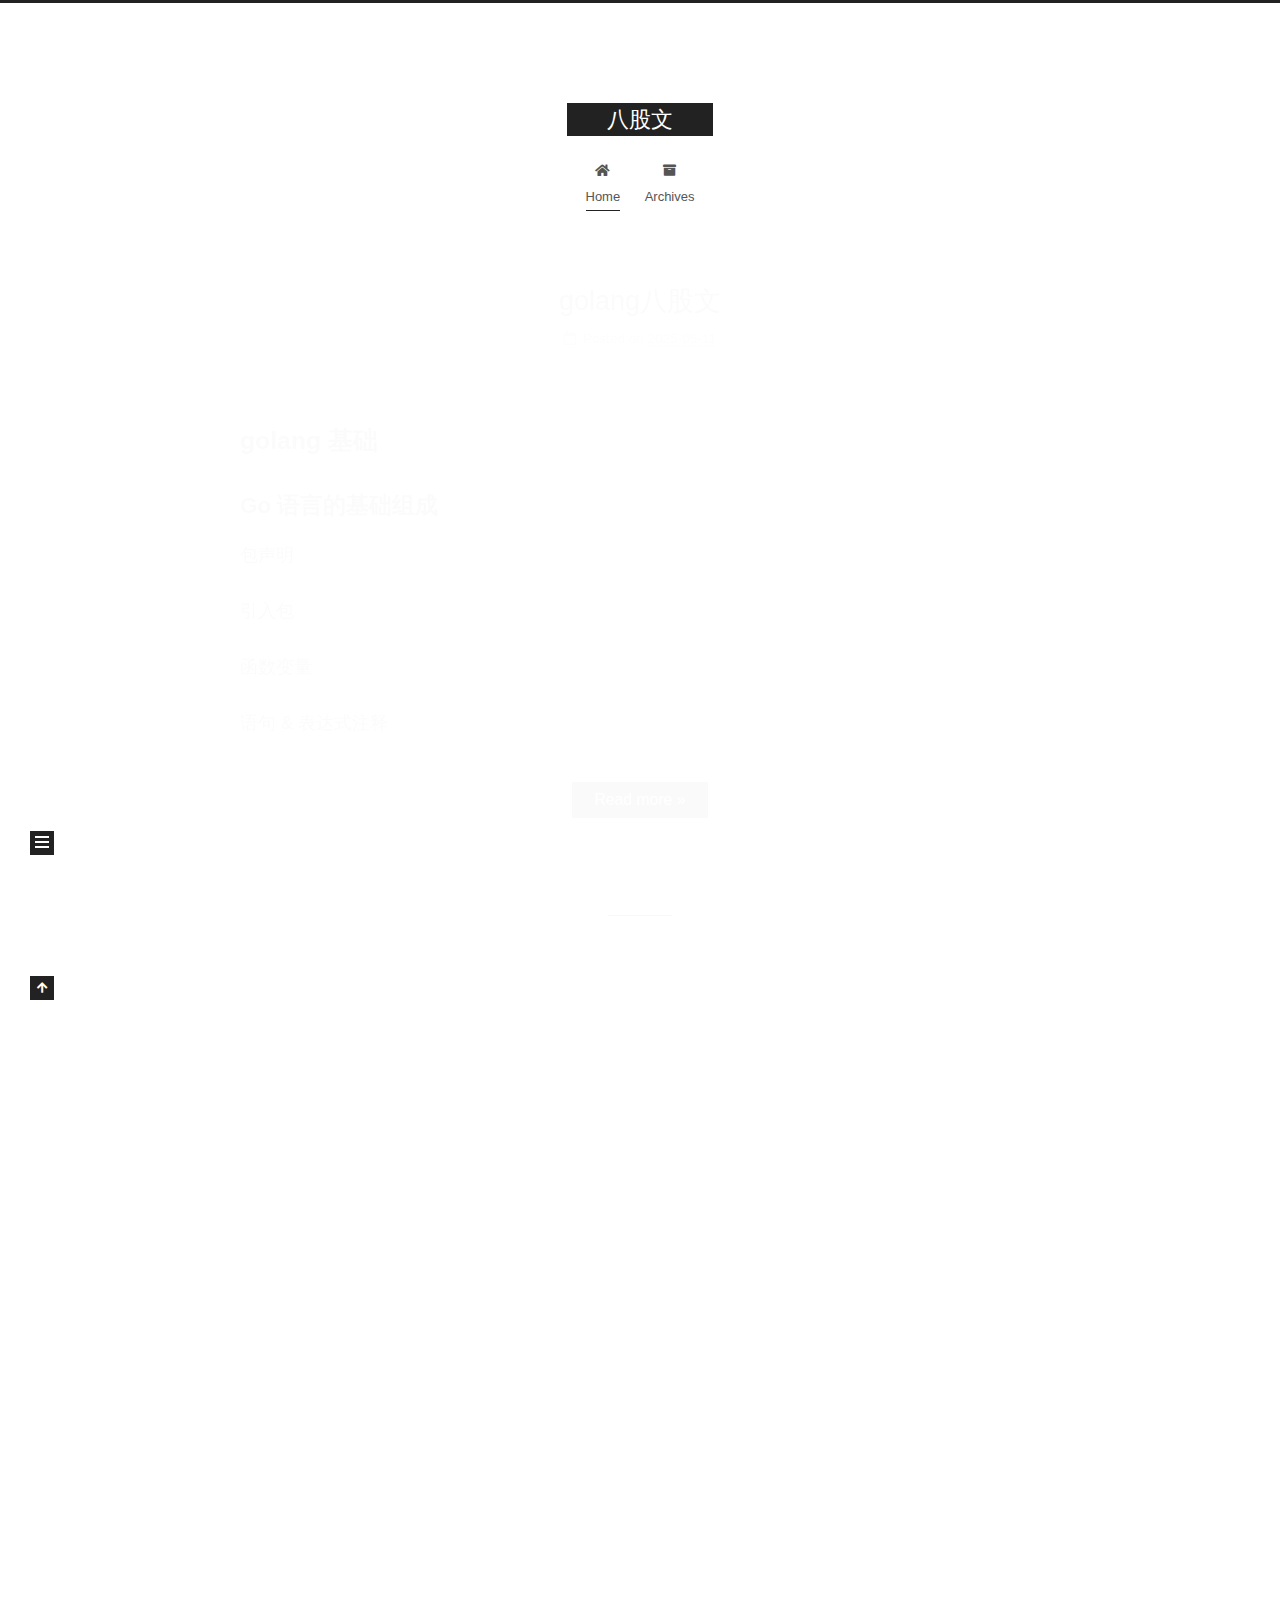
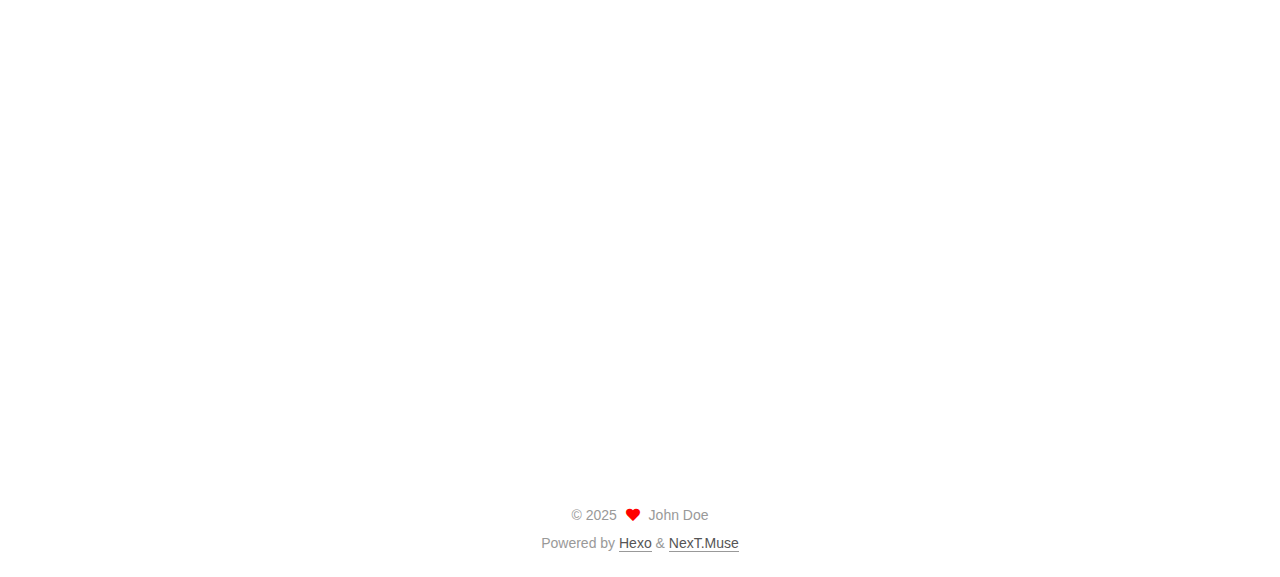
<file: index.html>
<!DOCTYPE html>
<html lang="en">
<head>
  <meta charset="UTF-8">
<meta name="viewport" content="width=device-width, initial-scale=1, maximum-scale=2">
<meta name="theme-color" content="#222">
<meta name="generator" content="Hexo 7.3.0">
  <link rel="apple-touch-icon" sizes="180x180" href="/images/apple-touch-icon-next.png">
  <link rel="icon" type="image/png" sizes="32x32" href="/images/favicon-32x32-next.png">
  <link rel="icon" type="image/png" sizes="16x16" href="/images/favicon-16x16-next.png">
  <link rel="mask-icon" href="/images/logo.svg" color="#222">

<link rel="stylesheet" href="/css/main.css">


<link rel="stylesheet" href="/lib/font-awesome/css/all.min.css">

<script id="hexo-configurations">
    var NexT = window.NexT || {};
    var CONFIG = {"hostname":"example.com","root":"/","scheme":"Muse","version":"7.8.0","exturl":false,"sidebar":{"position":"left","display":"post","padding":18,"offset":12,"onmobile":false},"copycode":{"enable":false,"show_result":false,"style":null},"back2top":{"enable":true,"sidebar":false,"scrollpercent":false},"bookmark":{"enable":false,"color":"#222","save":"auto"},"fancybox":false,"mediumzoom":false,"lazyload":false,"pangu":false,"comments":{"style":"tabs","active":null,"storage":true,"lazyload":false,"nav":null},"algolia":{"hits":{"per_page":10},"labels":{"input_placeholder":"Search for Posts","hits_empty":"We didn't find any results for the search: ${query}","hits_stats":"${hits} results found in ${time} ms"}},"localsearch":{"enable":false,"trigger":"auto","top_n_per_article":1,"unescape":false,"preload":false},"motion":{"enable":true,"async":false,"transition":{"post_block":"fadeIn","post_header":"slideDownIn","post_body":"slideDownIn","coll_header":"slideLeftIn","sidebar":"slideUpIn"}}};
  </script>

  <meta property="og:type" content="website">
<meta property="og:title" content="八股文">
<meta property="og:url" content="http://example.com/index.html">
<meta property="og:site_name" content="八股文">
<meta property="og:locale" content="en_US">
<meta property="article:author" content="John Doe">
<meta name="twitter:card" content="summary">

<link rel="canonical" href="http://example.com/">


<script id="page-configurations">
  // https://hexo.io/docs/variables.html
  CONFIG.page = {
    sidebar: "",
    isHome : true,
    isPost : false,
    lang   : 'en'
  };
</script>

  <title>八股文</title>
  






  <noscript>
  <style>
  .use-motion .brand,
  .use-motion .menu-item,
  .sidebar-inner,
  .use-motion .post-block,
  .use-motion .pagination,
  .use-motion .comments,
  .use-motion .post-header,
  .use-motion .post-body,
  .use-motion .collection-header { opacity: initial; }

  .use-motion .site-title,
  .use-motion .site-subtitle {
    opacity: initial;
    top: initial;
  }

  .use-motion .logo-line-before i { left: initial; }
  .use-motion .logo-line-after i { right: initial; }
  </style>
</noscript>

</head>

<body itemscope itemtype="http://schema.org/WebPage">
  <div class="container use-motion">
    <div class="headband"></div>

    <header class="header" itemscope itemtype="http://schema.org/WPHeader">
      <div class="header-inner"><div class="site-brand-container">
  <div class="site-nav-toggle">
    <div class="toggle" aria-label="Toggle navigation bar">
      <span class="toggle-line toggle-line-first"></span>
      <span class="toggle-line toggle-line-middle"></span>
      <span class="toggle-line toggle-line-last"></span>
    </div>
  </div>

  <div class="site-meta">

    <a href="/" class="brand" rel="start">
      <span class="logo-line-before"><i></i></span>
      <h1 class="site-title">八股文</h1>
      <span class="logo-line-after"><i></i></span>
    </a>
  </div>

  <div class="site-nav-right">
    <div class="toggle popup-trigger">
    </div>
  </div>
</div>




<nav class="site-nav">
  <ul id="menu" class="main-menu menu">
        <li class="menu-item menu-item-home">

    <a href="/" rel="section"><i class="fa fa-home fa-fw"></i>Home</a>

  </li>
        <li class="menu-item menu-item-archives">

    <a href="/archives/" rel="section"><i class="fa fa-archive fa-fw"></i>Archives</a>

  </li>
  </ul>
</nav>




</div>
    </header>

    
  <div class="back-to-top">
    <i class="fa fa-arrow-up"></i>
    <span>0%</span>
  </div>


    <main class="main">
      <div class="main-inner">
        <div class="content-wrap">
          

          <div class="content index posts-expand">
            
      
  
  
  <article itemscope itemtype="http://schema.org/Article" class="post-block" lang="en">
    <link itemprop="mainEntityOfPage" href="http://example.com/2025/05/11/golang%E5%85%AB%E8%82%A1%E6%96%87/">

    <span hidden itemprop="author" itemscope itemtype="http://schema.org/Person">
      <meta itemprop="image" content="/images/avatar.gif">
      <meta itemprop="name" content="John Doe">
      <meta itemprop="description" content="">
    </span>

    <span hidden itemprop="publisher" itemscope itemtype="http://schema.org/Organization">
      <meta itemprop="name" content="八股文">
    </span>
      <header class="post-header">
        <h2 class="post-title" itemprop="name headline">
          
            <a href="/2025/05/11/golang%E5%85%AB%E8%82%A1%E6%96%87/" class="post-title-link" itemprop="url">golang八股文</a>
        </h2>

        <div class="post-meta">
            <span class="post-meta-item">
              <span class="post-meta-item-icon">
                <i class="far fa-calendar"></i>
              </span>
              <span class="post-meta-item-text">Posted on</span>
              

              <time title="Created: 2025-05-11 20:31:12 / Modified: 21:27:47" itemprop="dateCreated datePublished" datetime="2025-05-11T20:31:12+08:00">2025-05-11</time>
            </span>

          

        </div>
      </header>

    
    
    
    <div class="post-body" itemprop="articleBody">

      
          <h2 id="golang-基础"><a href="#golang-基础" class="headerlink" title="golang 基础"></a>golang 基础</h2><h3 id="Go-语言的基础组成"><a href="#Go-语言的基础组成" class="headerlink" title="Go 语言的基础组成"></a>Go 语言的基础组成</h3><p>包声明</p>
<p>引入包</p>
<p>函数变量</p>
<p>语句 &amp; 表达式注释</p>
          <!--noindex-->
            <div class="post-button">
              <a class="btn" href="/2025/05/11/golang%E5%85%AB%E8%82%A1%E6%96%87/#more" rel="contents">
                Read more &raquo;
              </a>
            </div>
          <!--/noindex-->
        
      
    </div>

    
    
    
      <footer class="post-footer">
        <div class="post-eof"></div>
      </footer>
  </article>
  
  
  

      
  
  
  <article itemscope itemtype="http://schema.org/Article" class="post-block" lang="en">
    <link itemprop="mainEntityOfPage" href="http://example.com/2025/05/11/hello-world/">

    <span hidden itemprop="author" itemscope itemtype="http://schema.org/Person">
      <meta itemprop="image" content="/images/avatar.gif">
      <meta itemprop="name" content="John Doe">
      <meta itemprop="description" content="">
    </span>

    <span hidden itemprop="publisher" itemscope itemtype="http://schema.org/Organization">
      <meta itemprop="name" content="八股文">
    </span>
      <header class="post-header">
        <h2 class="post-title" itemprop="name headline">
          
            <a href="/2025/05/11/hello-world/" class="post-title-link" itemprop="url">Hello World</a>
        </h2>

        <div class="post-meta">
            <span class="post-meta-item">
              <span class="post-meta-item-icon">
                <i class="far fa-calendar"></i>
              </span>
              <span class="post-meta-item-text">Posted on</span>
              

              <time title="Created: 2025-05-11 20:28:50 / Modified: 20:28:09" itemprop="dateCreated datePublished" datetime="2025-05-11T20:28:50+08:00">2025-05-11</time>
            </span>

          

        </div>
      </header>

    
    
    
    <div class="post-body" itemprop="articleBody">

      
          <p>Welcome to <a target="_blank" rel="noopener" href="https://hexo.io/">Hexo</a>! This is your very first post. Check <a target="_blank" rel="noopener" href="https://hexo.io/docs/">documentation</a> for more info. If you get any problems when using Hexo, you can find the answer in <a target="_blank" rel="noopener" href="https://hexo.io/docs/troubleshooting.html">troubleshooting</a> or you can ask me on <a target="_blank" rel="noopener" href="https://github.com/hexojs/hexo/issues">GitHub</a>.</p>
<h2 id="Quick-Start"><a href="#Quick-Start" class="headerlink" title="Quick Start"></a>Quick Start</h2><h3 id="Create-a-new-post"><a href="#Create-a-new-post" class="headerlink" title="Create a new post"></a>Create a new post</h3><figure class="highlight bash"><table><tr><td class="gutter"><pre><span class="line">1</span><br></pre></td><td class="code"><pre><span class="line">$ hexo new <span class="string">&quot;My New Post&quot;</span></span><br></pre></td></tr></table></figure>

<p>More info: <a target="_blank" rel="noopener" href="https://hexo.io/docs/writing.html">Writing</a></p>
<h3 id="Run-server"><a href="#Run-server" class="headerlink" title="Run server"></a>Run server</h3><figure class="highlight bash"><table><tr><td class="gutter"><pre><span class="line">1</span><br></pre></td><td class="code"><pre><span class="line">$ hexo server</span><br></pre></td></tr></table></figure>

<p>More info: <a target="_blank" rel="noopener" href="https://hexo.io/docs/server.html">Server</a></p>
<h3 id="Generate-static-files"><a href="#Generate-static-files" class="headerlink" title="Generate static files"></a>Generate static files</h3><figure class="highlight bash"><table><tr><td class="gutter"><pre><span class="line">1</span><br></pre></td><td class="code"><pre><span class="line">$ hexo generate</span><br></pre></td></tr></table></figure>

<p>More info: <a target="_blank" rel="noopener" href="https://hexo.io/docs/generating.html">Generating</a></p>
<h3 id="Deploy-to-remote-sites"><a href="#Deploy-to-remote-sites" class="headerlink" title="Deploy to remote sites"></a>Deploy to remote sites</h3><figure class="highlight bash"><table><tr><td class="gutter"><pre><span class="line">1</span><br></pre></td><td class="code"><pre><span class="line">$ hexo deploy</span><br></pre></td></tr></table></figure>

<p>More info: <a target="_blank" rel="noopener" href="https://hexo.io/docs/one-command-deployment.html">Deployment</a></p>

      
    </div>

    
    
    
      <footer class="post-footer">
        <div class="post-eof"></div>
      </footer>
  </article>
  
  
  


  



          </div>
          

<script>
  window.addEventListener('tabs:register', () => {
    let { activeClass } = CONFIG.comments;
    if (CONFIG.comments.storage) {
      activeClass = localStorage.getItem('comments_active') || activeClass;
    }
    if (activeClass) {
      let activeTab = document.querySelector(`a[href="#comment-${activeClass}"]`);
      if (activeTab) {
        activeTab.click();
      }
    }
  });
  if (CONFIG.comments.storage) {
    window.addEventListener('tabs:click', event => {
      if (!event.target.matches('.tabs-comment .tab-content .tab-pane')) return;
      let commentClass = event.target.classList[1];
      localStorage.setItem('comments_active', commentClass);
    });
  }
</script>

        </div>
          
  
  <div class="toggle sidebar-toggle">
    <span class="toggle-line toggle-line-first"></span>
    <span class="toggle-line toggle-line-middle"></span>
    <span class="toggle-line toggle-line-last"></span>
  </div>

  <aside class="sidebar">
    <div class="sidebar-inner">

      <ul class="sidebar-nav motion-element">
        <li class="sidebar-nav-toc">
          Table of Contents
        </li>
        <li class="sidebar-nav-overview">
          Overview
        </li>
      </ul>

      <!--noindex-->
      <div class="post-toc-wrap sidebar-panel">
      </div>
      <!--/noindex-->

      <div class="site-overview-wrap sidebar-panel">
        <div class="site-author motion-element" itemprop="author" itemscope itemtype="http://schema.org/Person">
  <p class="site-author-name" itemprop="name">John Doe</p>
  <div class="site-description" itemprop="description"></div>
</div>
<div class="site-state-wrap motion-element">
  <nav class="site-state">
      <div class="site-state-item site-state-posts">
          <a href="/archives/">
        
          <span class="site-state-item-count">2</span>
          <span class="site-state-item-name">posts</span>
        </a>
      </div>
  </nav>
</div>



      </div>

    </div>
  </aside>
  <div id="sidebar-dimmer"></div>


      </div>
    </main>

    <footer class="footer">
      <div class="footer-inner">
        

        

<div class="copyright">
  
  &copy; 
  <span itemprop="copyrightYear">2025</span>
  <span class="with-love">
    <i class="fa fa-heart"></i>
  </span>
  <span class="author" itemprop="copyrightHolder">John Doe</span>
</div>
  <div class="powered-by">Powered by <a href="https://hexo.io/" class="theme-link" rel="noopener" target="_blank">Hexo</a> & <a href="https://muse.theme-next.org/" class="theme-link" rel="noopener" target="_blank">NexT.Muse</a>
  </div>

        








      </div>
    </footer>
  </div>

  
  <script src="/lib/anime.min.js"></script>
  <script src="/lib/velocity/velocity.min.js"></script>
  <script src="/lib/velocity/velocity.ui.min.js"></script>

<script src="/js/utils.js"></script>

<script src="/js/motion.js"></script>


<script src="/js/schemes/muse.js"></script>


<script src="/js/next-boot.js"></script>




  















  

  

</body>
</html>
</file>
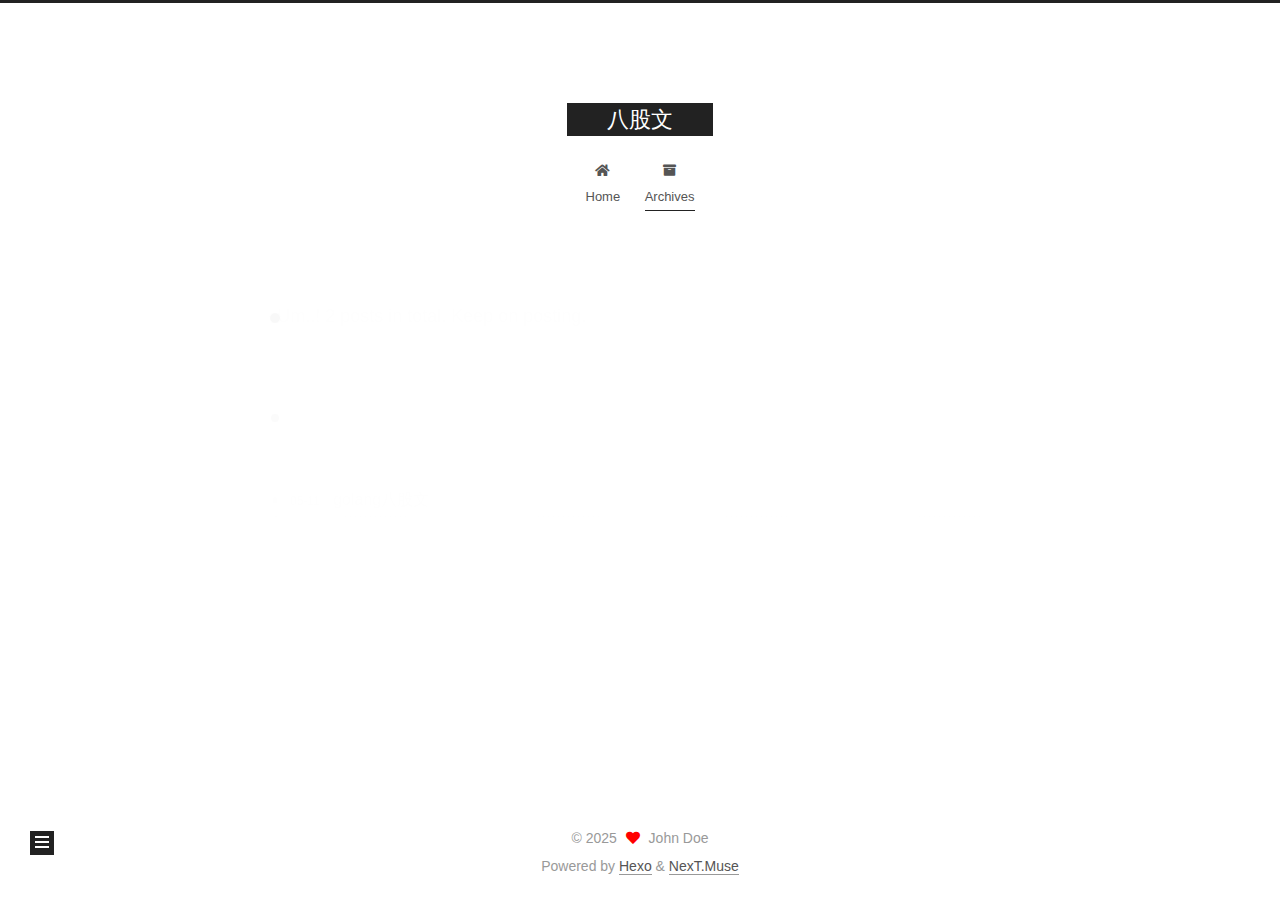
<file: archives/index.html>
<!DOCTYPE html>
<html lang="en">
<head>
  <meta charset="UTF-8">
<meta name="viewport" content="width=device-width, initial-scale=1, maximum-scale=2">
<meta name="theme-color" content="#222">
<meta name="generator" content="Hexo 7.3.0">
  <link rel="apple-touch-icon" sizes="180x180" href="/images/apple-touch-icon-next.png">
  <link rel="icon" type="image/png" sizes="32x32" href="/images/favicon-32x32-next.png">
  <link rel="icon" type="image/png" sizes="16x16" href="/images/favicon-16x16-next.png">
  <link rel="mask-icon" href="/images/logo.svg" color="#222">

<link rel="stylesheet" href="/css/main.css">


<link rel="stylesheet" href="/lib/font-awesome/css/all.min.css">

<script id="hexo-configurations">
    var NexT = window.NexT || {};
    var CONFIG = {"hostname":"example.com","root":"/","scheme":"Muse","version":"7.8.0","exturl":false,"sidebar":{"position":"left","display":"post","padding":18,"offset":12,"onmobile":false},"copycode":{"enable":false,"show_result":false,"style":null},"back2top":{"enable":true,"sidebar":false,"scrollpercent":false},"bookmark":{"enable":false,"color":"#222","save":"auto"},"fancybox":false,"mediumzoom":false,"lazyload":false,"pangu":false,"comments":{"style":"tabs","active":null,"storage":true,"lazyload":false,"nav":null},"algolia":{"hits":{"per_page":10},"labels":{"input_placeholder":"Search for Posts","hits_empty":"We didn't find any results for the search: ${query}","hits_stats":"${hits} results found in ${time} ms"}},"localsearch":{"enable":false,"trigger":"auto","top_n_per_article":1,"unescape":false,"preload":false},"motion":{"enable":true,"async":false,"transition":{"post_block":"fadeIn","post_header":"slideDownIn","post_body":"slideDownIn","coll_header":"slideLeftIn","sidebar":"slideUpIn"}}};
  </script>

  <meta property="og:type" content="website">
<meta property="og:title" content="八股文">
<meta property="og:url" content="http://example.com/archives/index.html">
<meta property="og:site_name" content="八股文">
<meta property="og:locale" content="en_US">
<meta property="article:author" content="John Doe">
<meta name="twitter:card" content="summary">

<link rel="canonical" href="http://example.com/archives/">


<script id="page-configurations">
  // https://hexo.io/docs/variables.html
  CONFIG.page = {
    sidebar: "",
    isHome : false,
    isPost : false,
    lang   : 'en'
  };
</script>

  <title>Archive | 八股文</title>
  






  <noscript>
  <style>
  .use-motion .brand,
  .use-motion .menu-item,
  .sidebar-inner,
  .use-motion .post-block,
  .use-motion .pagination,
  .use-motion .comments,
  .use-motion .post-header,
  .use-motion .post-body,
  .use-motion .collection-header { opacity: initial; }

  .use-motion .site-title,
  .use-motion .site-subtitle {
    opacity: initial;
    top: initial;
  }

  .use-motion .logo-line-before i { left: initial; }
  .use-motion .logo-line-after i { right: initial; }
  </style>
</noscript>

</head>

<body itemscope itemtype="http://schema.org/WebPage">
  <div class="container use-motion">
    <div class="headband"></div>

    <header class="header" itemscope itemtype="http://schema.org/WPHeader">
      <div class="header-inner"><div class="site-brand-container">
  <div class="site-nav-toggle">
    <div class="toggle" aria-label="Toggle navigation bar">
      <span class="toggle-line toggle-line-first"></span>
      <span class="toggle-line toggle-line-middle"></span>
      <span class="toggle-line toggle-line-last"></span>
    </div>
  </div>

  <div class="site-meta">

    <a href="/" class="brand" rel="start">
      <span class="logo-line-before"><i></i></span>
      <h1 class="site-title">八股文</h1>
      <span class="logo-line-after"><i></i></span>
    </a>
  </div>

  <div class="site-nav-right">
    <div class="toggle popup-trigger">
    </div>
  </div>
</div>




<nav class="site-nav">
  <ul id="menu" class="main-menu menu">
        <li class="menu-item menu-item-home">

    <a href="/" rel="section"><i class="fa fa-home fa-fw"></i>Home</a>

  </li>
        <li class="menu-item menu-item-archives">

    <a href="/archives/" rel="section"><i class="fa fa-archive fa-fw"></i>Archives</a>

  </li>
  </ul>
</nav>




</div>
    </header>

    
  <div class="back-to-top">
    <i class="fa fa-arrow-up"></i>
    <span>0%</span>
  </div>


    <main class="main">
      <div class="main-inner">
        <div class="content-wrap">
          

          <div class="content archive">
            

  
  
  
  <div class="post-block">
    <div class="posts-collapse">
      <div class="collection-title">
        <span class="collection-header">Um..! 2 posts in total. Keep on posting.</span>
      </div>

      
    <div class="collection-year">
      <span class="collection-header">2025</span>
    </div>

  <article itemscope itemtype="http://schema.org/Article">
    <header class="post-header">

      <div class="post-meta">
        <time itemprop="dateCreated"
              datetime="2025-05-11T20:31:12+08:00"
              content="2025-05-11">
          05-11
        </time>
      </div>

      <div class="post-title">
          <a class="post-title-link" href="/2025/05/11/golang%E5%85%AB%E8%82%A1%E6%96%87/" itemprop="url">
            <span itemprop="name">golang八股文</span>
          </a>
      </div>

    </header>
  </article>

  <article itemscope itemtype="http://schema.org/Article">
    <header class="post-header">

      <div class="post-meta">
        <time itemprop="dateCreated"
              datetime="2025-05-11T20:28:50+08:00"
              content="2025-05-11">
          05-11
        </time>
      </div>

      <div class="post-title">
          <a class="post-title-link" href="/2025/05/11/hello-world/" itemprop="url">
            <span itemprop="name">Hello World</span>
          </a>
      </div>

    </header>
  </article>


    </div>
  </div>
  
  
  

  



          </div>
          

<script>
  window.addEventListener('tabs:register', () => {
    let { activeClass } = CONFIG.comments;
    if (CONFIG.comments.storage) {
      activeClass = localStorage.getItem('comments_active') || activeClass;
    }
    if (activeClass) {
      let activeTab = document.querySelector(`a[href="#comment-${activeClass}"]`);
      if (activeTab) {
        activeTab.click();
      }
    }
  });
  if (CONFIG.comments.storage) {
    window.addEventListener('tabs:click', event => {
      if (!event.target.matches('.tabs-comment .tab-content .tab-pane')) return;
      let commentClass = event.target.classList[1];
      localStorage.setItem('comments_active', commentClass);
    });
  }
</script>

        </div>
          
  
  <div class="toggle sidebar-toggle">
    <span class="toggle-line toggle-line-first"></span>
    <span class="toggle-line toggle-line-middle"></span>
    <span class="toggle-line toggle-line-last"></span>
  </div>

  <aside class="sidebar">
    <div class="sidebar-inner">

      <ul class="sidebar-nav motion-element">
        <li class="sidebar-nav-toc">
          Table of Contents
        </li>
        <li class="sidebar-nav-overview">
          Overview
        </li>
      </ul>

      <!--noindex-->
      <div class="post-toc-wrap sidebar-panel">
      </div>
      <!--/noindex-->

      <div class="site-overview-wrap sidebar-panel">
        <div class="site-author motion-element" itemprop="author" itemscope itemtype="http://schema.org/Person">
  <p class="site-author-name" itemprop="name">John Doe</p>
  <div class="site-description" itemprop="description"></div>
</div>
<div class="site-state-wrap motion-element">
  <nav class="site-state">
      <div class="site-state-item site-state-posts">
          <a href="/archives/">
        
          <span class="site-state-item-count">2</span>
          <span class="site-state-item-name">posts</span>
        </a>
      </div>
  </nav>
</div>



      </div>

    </div>
  </aside>
  <div id="sidebar-dimmer"></div>


      </div>
    </main>

    <footer class="footer">
      <div class="footer-inner">
        

        

<div class="copyright">
  
  &copy; 
  <span itemprop="copyrightYear">2025</span>
  <span class="with-love">
    <i class="fa fa-heart"></i>
  </span>
  <span class="author" itemprop="copyrightHolder">John Doe</span>
</div>
  <div class="powered-by">Powered by <a href="https://hexo.io/" class="theme-link" rel="noopener" target="_blank">Hexo</a> & <a href="https://muse.theme-next.org/" class="theme-link" rel="noopener" target="_blank">NexT.Muse</a>
  </div>

        








      </div>
    </footer>
  </div>

  
  <script src="/lib/anime.min.js"></script>
  <script src="/lib/velocity/velocity.min.js"></script>
  <script src="/lib/velocity/velocity.ui.min.js"></script>

<script src="/js/utils.js"></script>

<script src="/js/motion.js"></script>


<script src="/js/schemes/muse.js"></script>


<script src="/js/next-boot.js"></script>




  















  

  

</body>
</html>
</file>
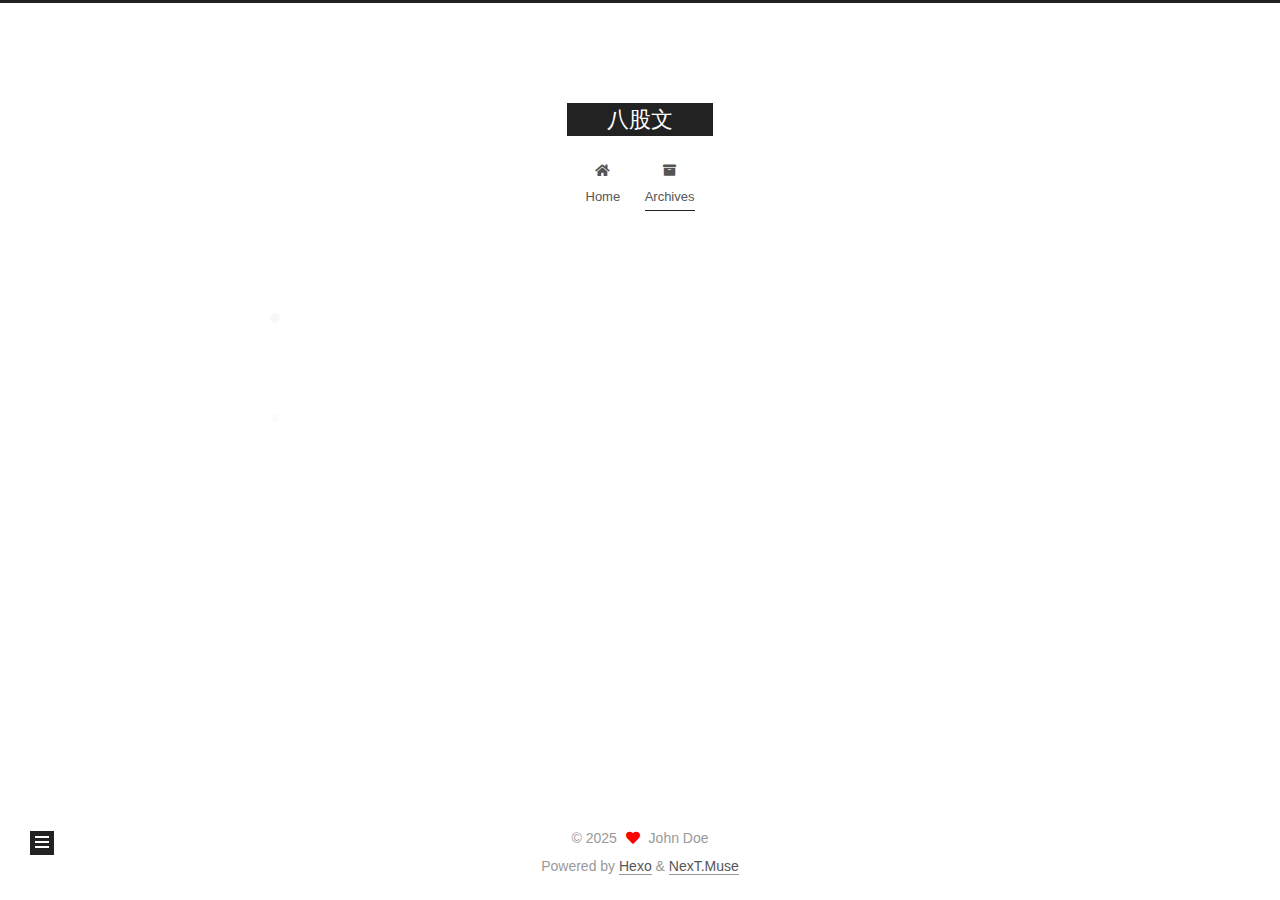
<file: archives/2025/index.html>
<!DOCTYPE html>
<html lang="en">
<head>
  <meta charset="UTF-8">
<meta name="viewport" content="width=device-width, initial-scale=1, maximum-scale=2">
<meta name="theme-color" content="#222">
<meta name="generator" content="Hexo 7.3.0">
  <link rel="apple-touch-icon" sizes="180x180" href="/images/apple-touch-icon-next.png">
  <link rel="icon" type="image/png" sizes="32x32" href="/images/favicon-32x32-next.png">
  <link rel="icon" type="image/png" sizes="16x16" href="/images/favicon-16x16-next.png">
  <link rel="mask-icon" href="/images/logo.svg" color="#222">

<link rel="stylesheet" href="/css/main.css">


<link rel="stylesheet" href="/lib/font-awesome/css/all.min.css">

<script id="hexo-configurations">
    var NexT = window.NexT || {};
    var CONFIG = {"hostname":"example.com","root":"/","scheme":"Muse","version":"7.8.0","exturl":false,"sidebar":{"position":"left","display":"post","padding":18,"offset":12,"onmobile":false},"copycode":{"enable":false,"show_result":false,"style":null},"back2top":{"enable":true,"sidebar":false,"scrollpercent":false},"bookmark":{"enable":false,"color":"#222","save":"auto"},"fancybox":false,"mediumzoom":false,"lazyload":false,"pangu":false,"comments":{"style":"tabs","active":null,"storage":true,"lazyload":false,"nav":null},"algolia":{"hits":{"per_page":10},"labels":{"input_placeholder":"Search for Posts","hits_empty":"We didn't find any results for the search: ${query}","hits_stats":"${hits} results found in ${time} ms"}},"localsearch":{"enable":false,"trigger":"auto","top_n_per_article":1,"unescape":false,"preload":false},"motion":{"enable":true,"async":false,"transition":{"post_block":"fadeIn","post_header":"slideDownIn","post_body":"slideDownIn","coll_header":"slideLeftIn","sidebar":"slideUpIn"}}};
  </script>

  <meta property="og:type" content="website">
<meta property="og:title" content="八股文">
<meta property="og:url" content="http://example.com/archives/2025/index.html">
<meta property="og:site_name" content="八股文">
<meta property="og:locale" content="en_US">
<meta property="article:author" content="John Doe">
<meta name="twitter:card" content="summary">

<link rel="canonical" href="http://example.com/archives/2025/">


<script id="page-configurations">
  // https://hexo.io/docs/variables.html
  CONFIG.page = {
    sidebar: "",
    isHome : false,
    isPost : false,
    lang   : 'en'
  };
</script>

  <title>Archive | 八股文</title>
  






  <noscript>
  <style>
  .use-motion .brand,
  .use-motion .menu-item,
  .sidebar-inner,
  .use-motion .post-block,
  .use-motion .pagination,
  .use-motion .comments,
  .use-motion .post-header,
  .use-motion .post-body,
  .use-motion .collection-header { opacity: initial; }

  .use-motion .site-title,
  .use-motion .site-subtitle {
    opacity: initial;
    top: initial;
  }

  .use-motion .logo-line-before i { left: initial; }
  .use-motion .logo-line-after i { right: initial; }
  </style>
</noscript>

</head>

<body itemscope itemtype="http://schema.org/WebPage">
  <div class="container use-motion">
    <div class="headband"></div>

    <header class="header" itemscope itemtype="http://schema.org/WPHeader">
      <div class="header-inner"><div class="site-brand-container">
  <div class="site-nav-toggle">
    <div class="toggle" aria-label="Toggle navigation bar">
      <span class="toggle-line toggle-line-first"></span>
      <span class="toggle-line toggle-line-middle"></span>
      <span class="toggle-line toggle-line-last"></span>
    </div>
  </div>

  <div class="site-meta">

    <a href="/" class="brand" rel="start">
      <span class="logo-line-before"><i></i></span>
      <h1 class="site-title">八股文</h1>
      <span class="logo-line-after"><i></i></span>
    </a>
  </div>

  <div class="site-nav-right">
    <div class="toggle popup-trigger">
    </div>
  </div>
</div>




<nav class="site-nav">
  <ul id="menu" class="main-menu menu">
        <li class="menu-item menu-item-home">

    <a href="/" rel="section"><i class="fa fa-home fa-fw"></i>Home</a>

  </li>
        <li class="menu-item menu-item-archives">

    <a href="/archives/" rel="section"><i class="fa fa-archive fa-fw"></i>Archives</a>

  </li>
  </ul>
</nav>




</div>
    </header>

    
  <div class="back-to-top">
    <i class="fa fa-arrow-up"></i>
    <span>0%</span>
  </div>


    <main class="main">
      <div class="main-inner">
        <div class="content-wrap">
          

          <div class="content archive">
            

  
  
  
  <div class="post-block">
    <div class="posts-collapse">
      <div class="collection-title">
        <span class="collection-header">Um..! 2 posts in total. Keep on posting.</span>
      </div>

      
    <div class="collection-year">
      <span class="collection-header">2025</span>
    </div>

  <article itemscope itemtype="http://schema.org/Article">
    <header class="post-header">

      <div class="post-meta">
        <time itemprop="dateCreated"
              datetime="2025-05-11T20:31:12+08:00"
              content="2025-05-11">
          05-11
        </time>
      </div>

      <div class="post-title">
          <a class="post-title-link" href="/2025/05/11/golang%E5%85%AB%E8%82%A1%E6%96%87/" itemprop="url">
            <span itemprop="name">golang八股文</span>
          </a>
      </div>

    </header>
  </article>

  <article itemscope itemtype="http://schema.org/Article">
    <header class="post-header">

      <div class="post-meta">
        <time itemprop="dateCreated"
              datetime="2025-05-11T20:28:50+08:00"
              content="2025-05-11">
          05-11
        </time>
      </div>

      <div class="post-title">
          <a class="post-title-link" href="/2025/05/11/hello-world/" itemprop="url">
            <span itemprop="name">Hello World</span>
          </a>
      </div>

    </header>
  </article>


    </div>
  </div>
  
  
  

  



          </div>
          

<script>
  window.addEventListener('tabs:register', () => {
    let { activeClass } = CONFIG.comments;
    if (CONFIG.comments.storage) {
      activeClass = localStorage.getItem('comments_active') || activeClass;
    }
    if (activeClass) {
      let activeTab = document.querySelector(`a[href="#comment-${activeClass}"]`);
      if (activeTab) {
        activeTab.click();
      }
    }
  });
  if (CONFIG.comments.storage) {
    window.addEventListener('tabs:click', event => {
      if (!event.target.matches('.tabs-comment .tab-content .tab-pane')) return;
      let commentClass = event.target.classList[1];
      localStorage.setItem('comments_active', commentClass);
    });
  }
</script>

        </div>
          
  
  <div class="toggle sidebar-toggle">
    <span class="toggle-line toggle-line-first"></span>
    <span class="toggle-line toggle-line-middle"></span>
    <span class="toggle-line toggle-line-last"></span>
  </div>

  <aside class="sidebar">
    <div class="sidebar-inner">

      <ul class="sidebar-nav motion-element">
        <li class="sidebar-nav-toc">
          Table of Contents
        </li>
        <li class="sidebar-nav-overview">
          Overview
        </li>
      </ul>

      <!--noindex-->
      <div class="post-toc-wrap sidebar-panel">
      </div>
      <!--/noindex-->

      <div class="site-overview-wrap sidebar-panel">
        <div class="site-author motion-element" itemprop="author" itemscope itemtype="http://schema.org/Person">
  <p class="site-author-name" itemprop="name">John Doe</p>
  <div class="site-description" itemprop="description"></div>
</div>
<div class="site-state-wrap motion-element">
  <nav class="site-state">
      <div class="site-state-item site-state-posts">
          <a href="/archives/">
        
          <span class="site-state-item-count">2</span>
          <span class="site-state-item-name">posts</span>
        </a>
      </div>
  </nav>
</div>



      </div>

    </div>
  </aside>
  <div id="sidebar-dimmer"></div>


      </div>
    </main>

    <footer class="footer">
      <div class="footer-inner">
        

        

<div class="copyright">
  
  &copy; 
  <span itemprop="copyrightYear">2025</span>
  <span class="with-love">
    <i class="fa fa-heart"></i>
  </span>
  <span class="author" itemprop="copyrightHolder">John Doe</span>
</div>
  <div class="powered-by">Powered by <a href="https://hexo.io/" class="theme-link" rel="noopener" target="_blank">Hexo</a> & <a href="https://muse.theme-next.org/" class="theme-link" rel="noopener" target="_blank">NexT.Muse</a>
  </div>

        








      </div>
    </footer>
  </div>

  
  <script src="/lib/anime.min.js"></script>
  <script src="/lib/velocity/velocity.min.js"></script>
  <script src="/lib/velocity/velocity.ui.min.js"></script>

<script src="/js/utils.js"></script>

<script src="/js/motion.js"></script>


<script src="/js/schemes/muse.js"></script>


<script src="/js/next-boot.js"></script>




  















  

  

</body>
</html>
</file>
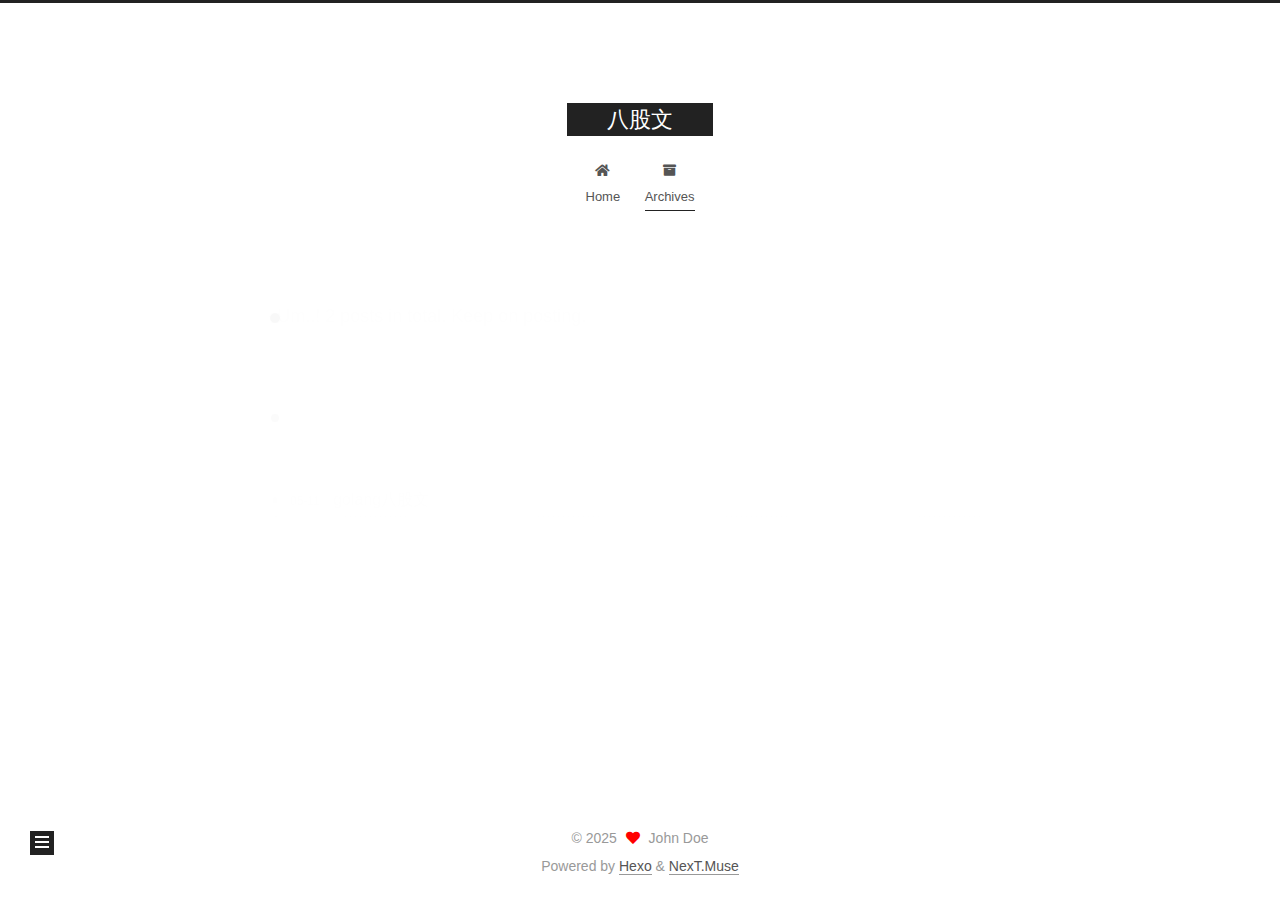
<file: archives/2025/05/index.html>
<!DOCTYPE html>
<html lang="en">
<head>
  <meta charset="UTF-8">
<meta name="viewport" content="width=device-width, initial-scale=1, maximum-scale=2">
<meta name="theme-color" content="#222">
<meta name="generator" content="Hexo 7.3.0">
  <link rel="apple-touch-icon" sizes="180x180" href="/images/apple-touch-icon-next.png">
  <link rel="icon" type="image/png" sizes="32x32" href="/images/favicon-32x32-next.png">
  <link rel="icon" type="image/png" sizes="16x16" href="/images/favicon-16x16-next.png">
  <link rel="mask-icon" href="/images/logo.svg" color="#222">

<link rel="stylesheet" href="/css/main.css">


<link rel="stylesheet" href="/lib/font-awesome/css/all.min.css">

<script id="hexo-configurations">
    var NexT = window.NexT || {};
    var CONFIG = {"hostname":"example.com","root":"/","scheme":"Muse","version":"7.8.0","exturl":false,"sidebar":{"position":"left","display":"post","padding":18,"offset":12,"onmobile":false},"copycode":{"enable":false,"show_result":false,"style":null},"back2top":{"enable":true,"sidebar":false,"scrollpercent":false},"bookmark":{"enable":false,"color":"#222","save":"auto"},"fancybox":false,"mediumzoom":false,"lazyload":false,"pangu":false,"comments":{"style":"tabs","active":null,"storage":true,"lazyload":false,"nav":null},"algolia":{"hits":{"per_page":10},"labels":{"input_placeholder":"Search for Posts","hits_empty":"We didn't find any results for the search: ${query}","hits_stats":"${hits} results found in ${time} ms"}},"localsearch":{"enable":false,"trigger":"auto","top_n_per_article":1,"unescape":false,"preload":false},"motion":{"enable":true,"async":false,"transition":{"post_block":"fadeIn","post_header":"slideDownIn","post_body":"slideDownIn","coll_header":"slideLeftIn","sidebar":"slideUpIn"}}};
  </script>

  <meta property="og:type" content="website">
<meta property="og:title" content="八股文">
<meta property="og:url" content="http://example.com/archives/2025/05/index.html">
<meta property="og:site_name" content="八股文">
<meta property="og:locale" content="en_US">
<meta property="article:author" content="John Doe">
<meta name="twitter:card" content="summary">

<link rel="canonical" href="http://example.com/archives/2025/05/">


<script id="page-configurations">
  // https://hexo.io/docs/variables.html
  CONFIG.page = {
    sidebar: "",
    isHome : false,
    isPost : false,
    lang   : 'en'
  };
</script>

  <title>Archive | 八股文</title>
  






  <noscript>
  <style>
  .use-motion .brand,
  .use-motion .menu-item,
  .sidebar-inner,
  .use-motion .post-block,
  .use-motion .pagination,
  .use-motion .comments,
  .use-motion .post-header,
  .use-motion .post-body,
  .use-motion .collection-header { opacity: initial; }

  .use-motion .site-title,
  .use-motion .site-subtitle {
    opacity: initial;
    top: initial;
  }

  .use-motion .logo-line-before i { left: initial; }
  .use-motion .logo-line-after i { right: initial; }
  </style>
</noscript>

</head>

<body itemscope itemtype="http://schema.org/WebPage">
  <div class="container use-motion">
    <div class="headband"></div>

    <header class="header" itemscope itemtype="http://schema.org/WPHeader">
      <div class="header-inner"><div class="site-brand-container">
  <div class="site-nav-toggle">
    <div class="toggle" aria-label="Toggle navigation bar">
      <span class="toggle-line toggle-line-first"></span>
      <span class="toggle-line toggle-line-middle"></span>
      <span class="toggle-line toggle-line-last"></span>
    </div>
  </div>

  <div class="site-meta">

    <a href="/" class="brand" rel="start">
      <span class="logo-line-before"><i></i></span>
      <h1 class="site-title">八股文</h1>
      <span class="logo-line-after"><i></i></span>
    </a>
  </div>

  <div class="site-nav-right">
    <div class="toggle popup-trigger">
    </div>
  </div>
</div>




<nav class="site-nav">
  <ul id="menu" class="main-menu menu">
        <li class="menu-item menu-item-home">

    <a href="/" rel="section"><i class="fa fa-home fa-fw"></i>Home</a>

  </li>
        <li class="menu-item menu-item-archives">

    <a href="/archives/" rel="section"><i class="fa fa-archive fa-fw"></i>Archives</a>

  </li>
  </ul>
</nav>




</div>
    </header>

    
  <div class="back-to-top">
    <i class="fa fa-arrow-up"></i>
    <span>0%</span>
  </div>


    <main class="main">
      <div class="main-inner">
        <div class="content-wrap">
          

          <div class="content archive">
            

  
  
  
  <div class="post-block">
    <div class="posts-collapse">
      <div class="collection-title">
        <span class="collection-header">Um..! 2 posts in total. Keep on posting.</span>
      </div>

      
    <div class="collection-year">
      <span class="collection-header">2025</span>
    </div>

  <article itemscope itemtype="http://schema.org/Article">
    <header class="post-header">

      <div class="post-meta">
        <time itemprop="dateCreated"
              datetime="2025-05-11T20:31:12+08:00"
              content="2025-05-11">
          05-11
        </time>
      </div>

      <div class="post-title">
          <a class="post-title-link" href="/2025/05/11/golang%E5%85%AB%E8%82%A1%E6%96%87/" itemprop="url">
            <span itemprop="name">golang八股文</span>
          </a>
      </div>

    </header>
  </article>

  <article itemscope itemtype="http://schema.org/Article">
    <header class="post-header">

      <div class="post-meta">
        <time itemprop="dateCreated"
              datetime="2025-05-11T20:28:50+08:00"
              content="2025-05-11">
          05-11
        </time>
      </div>

      <div class="post-title">
          <a class="post-title-link" href="/2025/05/11/hello-world/" itemprop="url">
            <span itemprop="name">Hello World</span>
          </a>
      </div>

    </header>
  </article>


    </div>
  </div>
  
  
  

  



          </div>
          

<script>
  window.addEventListener('tabs:register', () => {
    let { activeClass } = CONFIG.comments;
    if (CONFIG.comments.storage) {
      activeClass = localStorage.getItem('comments_active') || activeClass;
    }
    if (activeClass) {
      let activeTab = document.querySelector(`a[href="#comment-${activeClass}"]`);
      if (activeTab) {
        activeTab.click();
      }
    }
  });
  if (CONFIG.comments.storage) {
    window.addEventListener('tabs:click', event => {
      if (!event.target.matches('.tabs-comment .tab-content .tab-pane')) return;
      let commentClass = event.target.classList[1];
      localStorage.setItem('comments_active', commentClass);
    });
  }
</script>

        </div>
          
  
  <div class="toggle sidebar-toggle">
    <span class="toggle-line toggle-line-first"></span>
    <span class="toggle-line toggle-line-middle"></span>
    <span class="toggle-line toggle-line-last"></span>
  </div>

  <aside class="sidebar">
    <div class="sidebar-inner">

      <ul class="sidebar-nav motion-element">
        <li class="sidebar-nav-toc">
          Table of Contents
        </li>
        <li class="sidebar-nav-overview">
          Overview
        </li>
      </ul>

      <!--noindex-->
      <div class="post-toc-wrap sidebar-panel">
      </div>
      <!--/noindex-->

      <div class="site-overview-wrap sidebar-panel">
        <div class="site-author motion-element" itemprop="author" itemscope itemtype="http://schema.org/Person">
  <p class="site-author-name" itemprop="name">John Doe</p>
  <div class="site-description" itemprop="description"></div>
</div>
<div class="site-state-wrap motion-element">
  <nav class="site-state">
      <div class="site-state-item site-state-posts">
          <a href="/archives/">
        
          <span class="site-state-item-count">2</span>
          <span class="site-state-item-name">posts</span>
        </a>
      </div>
  </nav>
</div>



      </div>

    </div>
  </aside>
  <div id="sidebar-dimmer"></div>


      </div>
    </main>

    <footer class="footer">
      <div class="footer-inner">
        

        

<div class="copyright">
  
  &copy; 
  <span itemprop="copyrightYear">2025</span>
  <span class="with-love">
    <i class="fa fa-heart"></i>
  </span>
  <span class="author" itemprop="copyrightHolder">John Doe</span>
</div>
  <div class="powered-by">Powered by <a href="https://hexo.io/" class="theme-link" rel="noopener" target="_blank">Hexo</a> & <a href="https://muse.theme-next.org/" class="theme-link" rel="noopener" target="_blank">NexT.Muse</a>
  </div>

        








      </div>
    </footer>
  </div>

  
  <script src="/lib/anime.min.js"></script>
  <script src="/lib/velocity/velocity.min.js"></script>
  <script src="/lib/velocity/velocity.ui.min.js"></script>

<script src="/js/utils.js"></script>

<script src="/js/motion.js"></script>


<script src="/js/schemes/muse.js"></script>


<script src="/js/next-boot.js"></script>




  















  

  

</body>
</html>
</file>
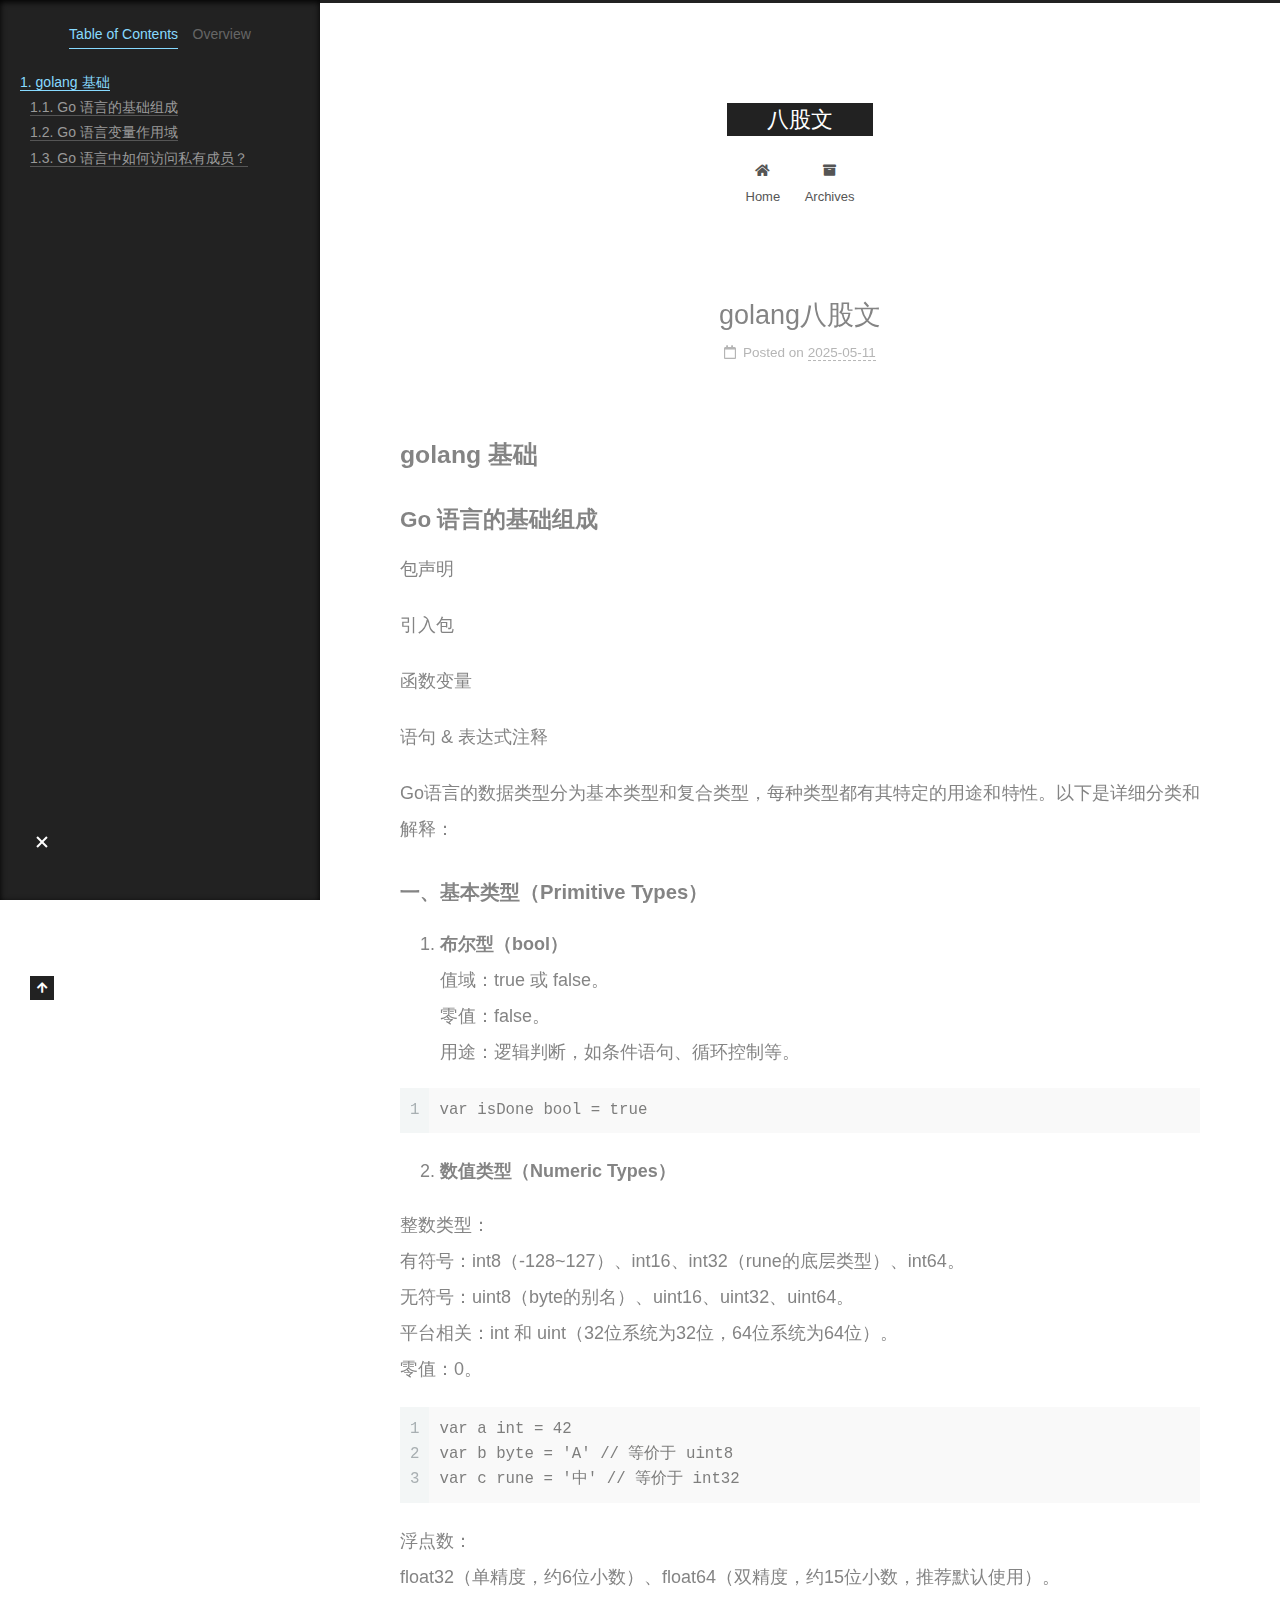
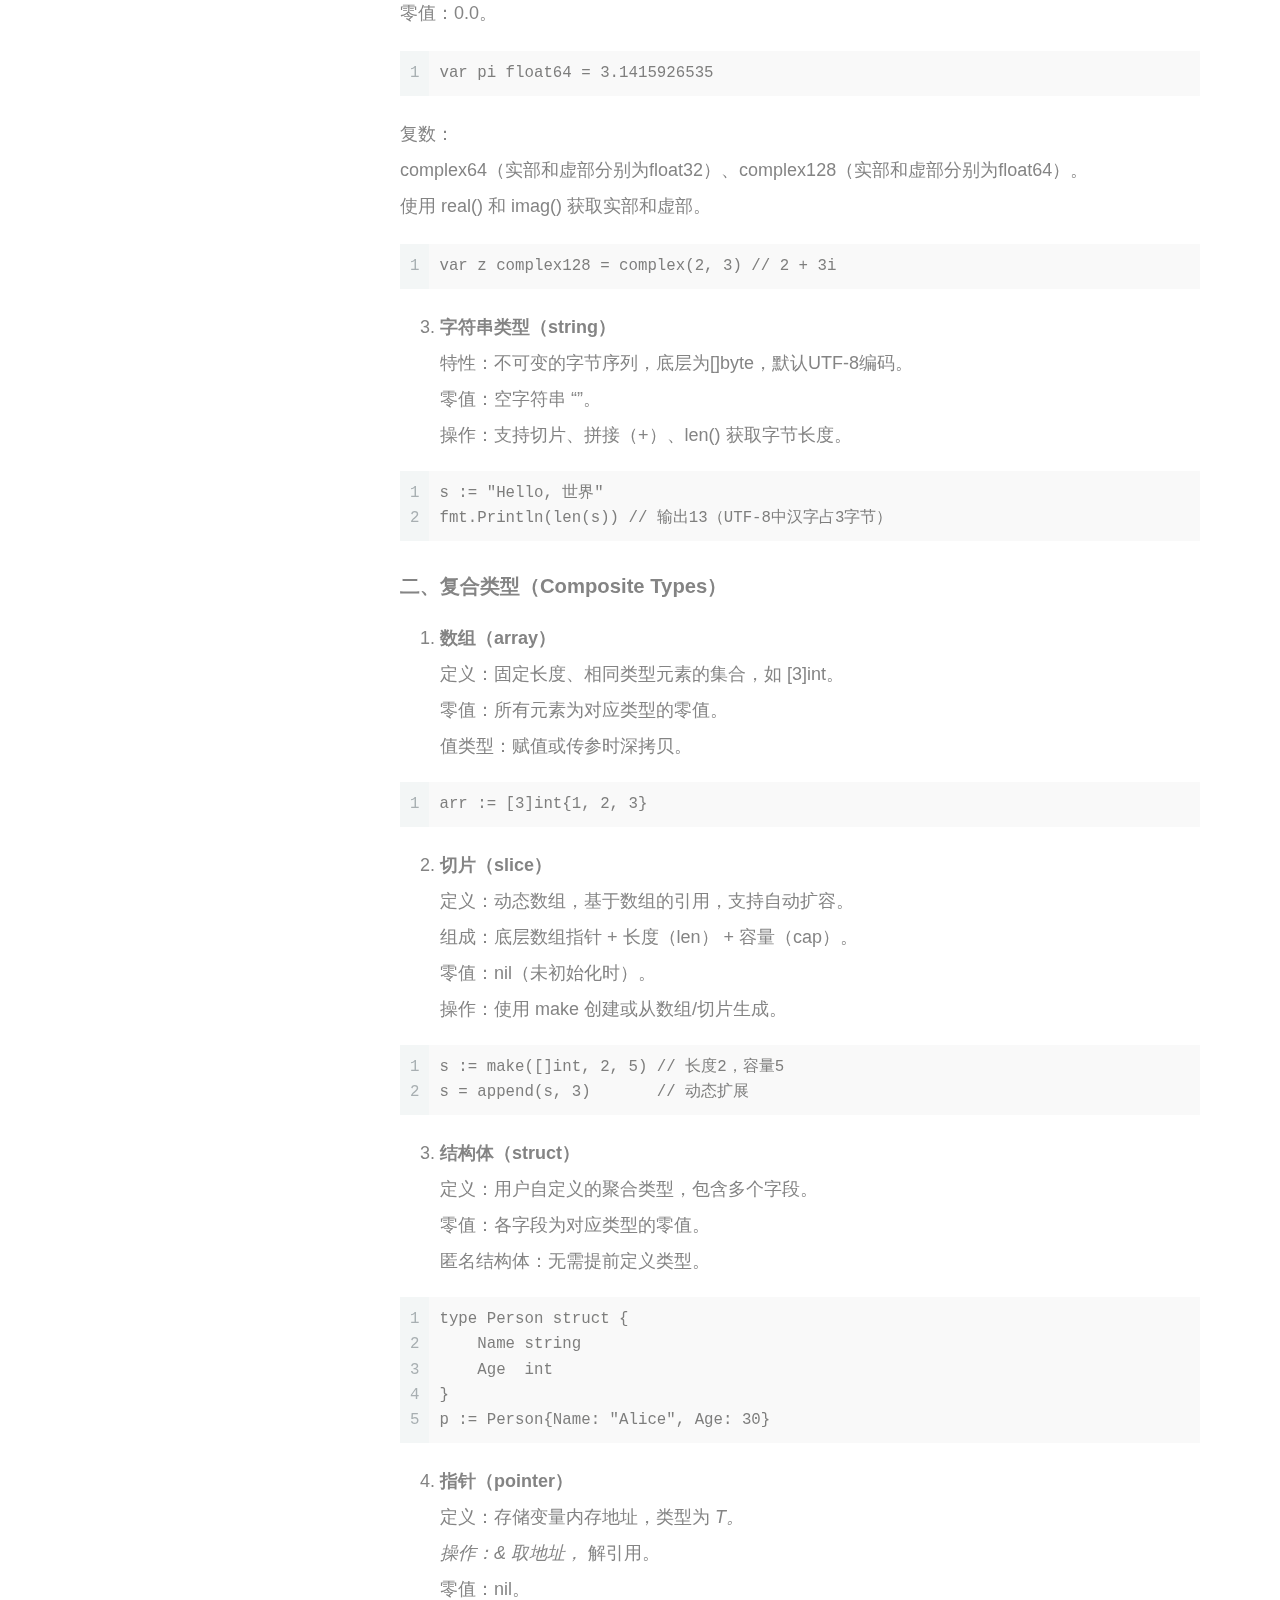
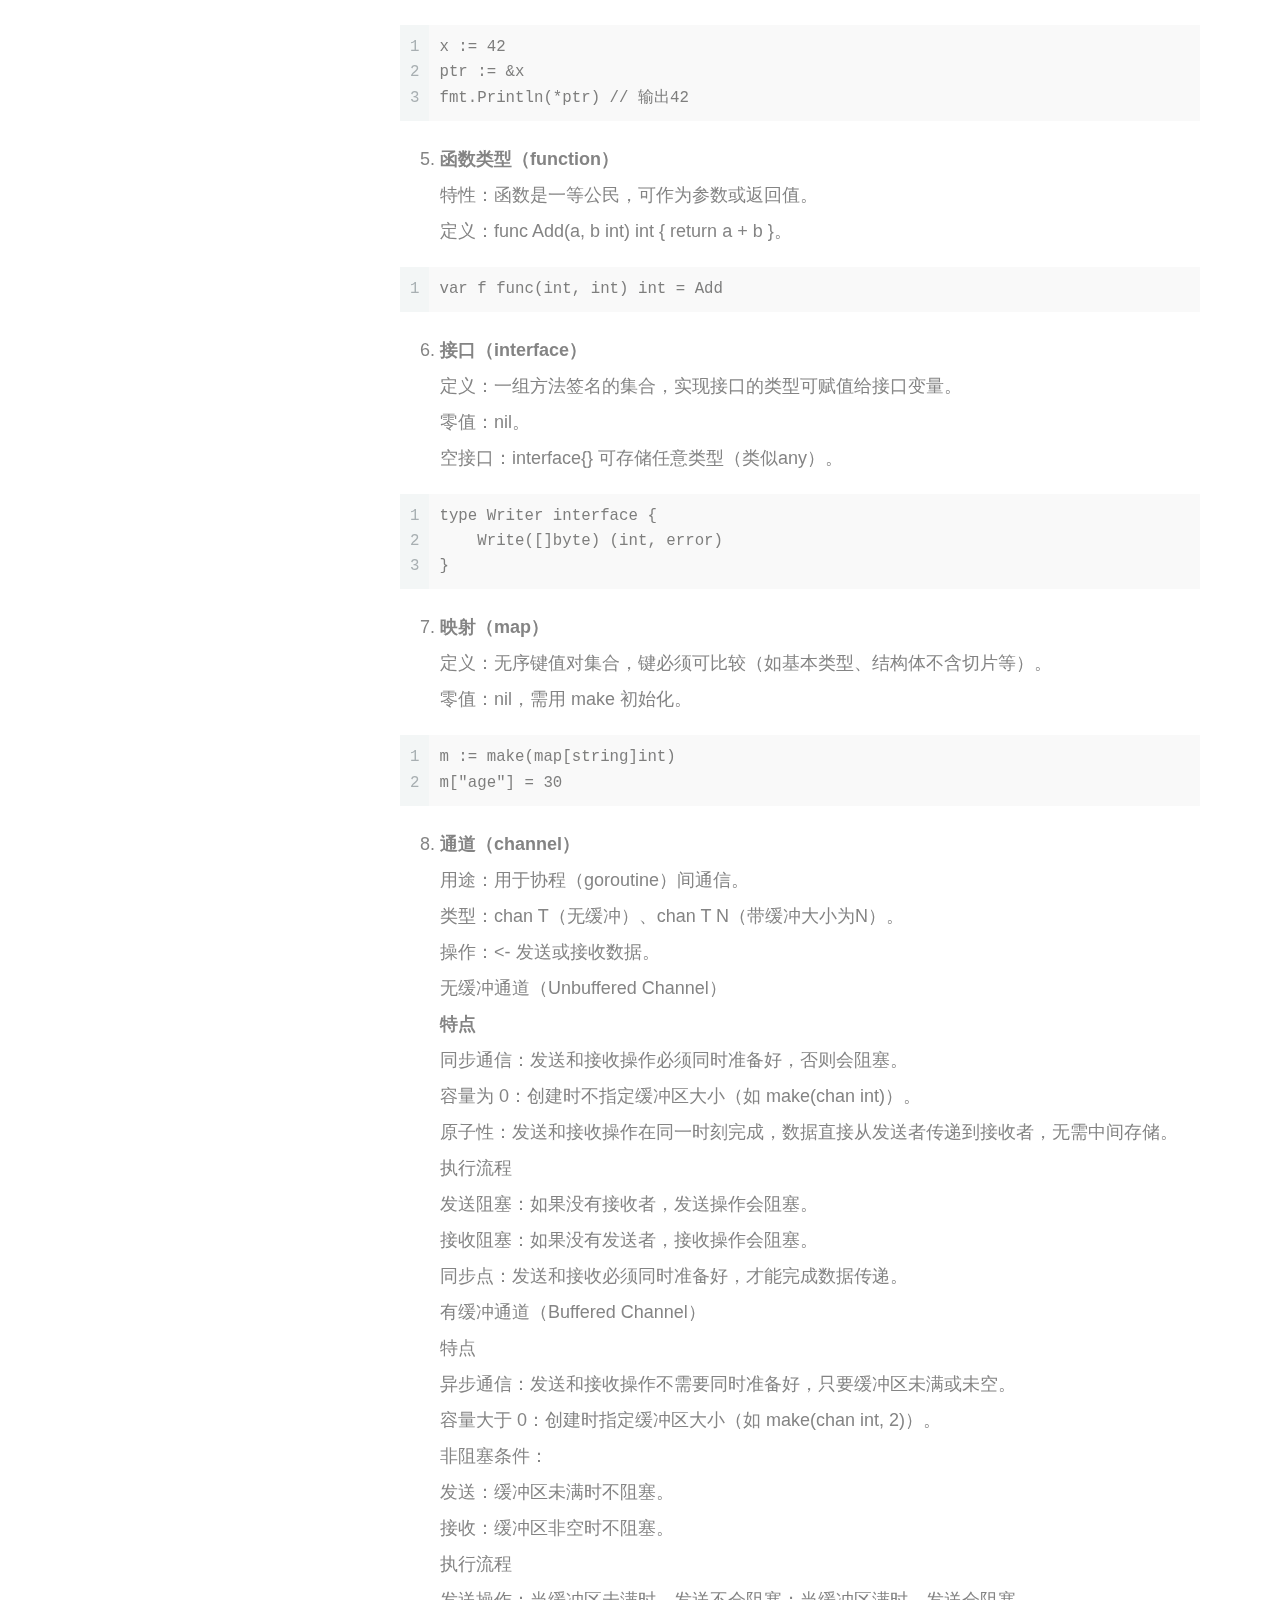
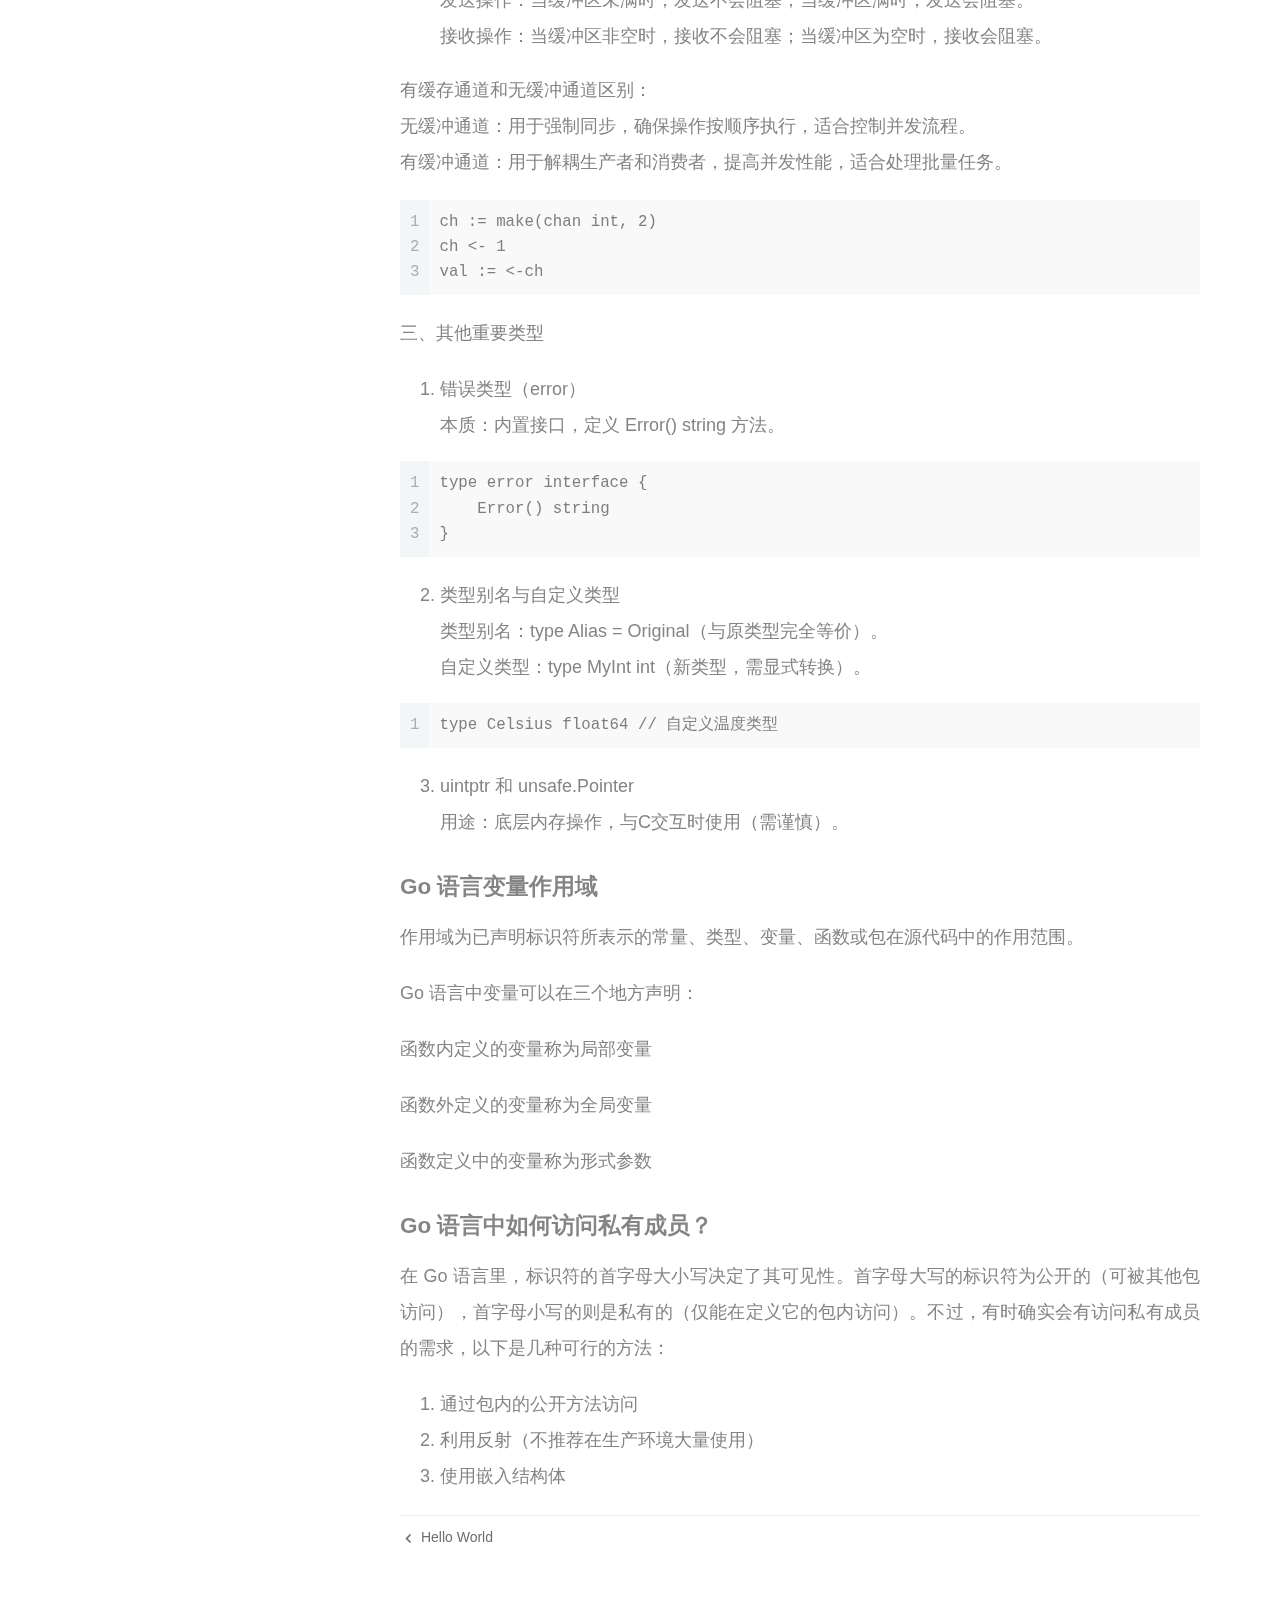
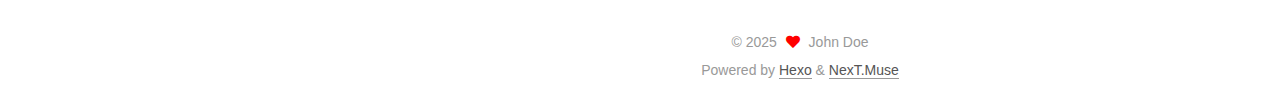
<file: 2025/05/11/golang八股文/index.html>
<!DOCTYPE html>
<html lang="en">
<head>
  <meta charset="UTF-8">
<meta name="viewport" content="width=device-width, initial-scale=1, maximum-scale=2">
<meta name="theme-color" content="#222">
<meta name="generator" content="Hexo 7.3.0">
  <link rel="apple-touch-icon" sizes="180x180" href="/images/apple-touch-icon-next.png">
  <link rel="icon" type="image/png" sizes="32x32" href="/images/favicon-32x32-next.png">
  <link rel="icon" type="image/png" sizes="16x16" href="/images/favicon-16x16-next.png">
  <link rel="mask-icon" href="/images/logo.svg" color="#222">

<link rel="stylesheet" href="/css/main.css">


<link rel="stylesheet" href="/lib/font-awesome/css/all.min.css">

<script id="hexo-configurations">
    var NexT = window.NexT || {};
    var CONFIG = {"hostname":"example.com","root":"/","scheme":"Muse","version":"7.8.0","exturl":false,"sidebar":{"position":"left","display":"post","padding":18,"offset":12,"onmobile":false},"copycode":{"enable":false,"show_result":false,"style":null},"back2top":{"enable":true,"sidebar":false,"scrollpercent":false},"bookmark":{"enable":false,"color":"#222","save":"auto"},"fancybox":false,"mediumzoom":false,"lazyload":false,"pangu":false,"comments":{"style":"tabs","active":null,"storage":true,"lazyload":false,"nav":null},"algolia":{"hits":{"per_page":10},"labels":{"input_placeholder":"Search for Posts","hits_empty":"We didn't find any results for the search: ${query}","hits_stats":"${hits} results found in ${time} ms"}},"localsearch":{"enable":false,"trigger":"auto","top_n_per_article":1,"unescape":false,"preload":false},"motion":{"enable":true,"async":false,"transition":{"post_block":"fadeIn","post_header":"slideDownIn","post_body":"slideDownIn","coll_header":"slideLeftIn","sidebar":"slideUpIn"}}};
  </script>

  <meta name="description" content="golang 基础Go 语言的基础组成包声明 引入包 函数变量 语句 &amp; 表达式注释">
<meta property="og:type" content="article">
<meta property="og:title" content="golang八股文">
<meta property="og:url" content="http://example.com/2025/05/11/golang%E5%85%AB%E8%82%A1%E6%96%87/index.html">
<meta property="og:site_name" content="八股文">
<meta property="og:description" content="golang 基础Go 语言的基础组成包声明 引入包 函数变量 语句 &amp; 表达式注释">
<meta property="og:locale" content="en_US">
<meta property="article:published_time" content="2025-05-11T12:31:12.025Z">
<meta property="article:modified_time" content="2025-05-11T13:27:47.385Z">
<meta property="article:author" content="John Doe">
<meta name="twitter:card" content="summary">

<link rel="canonical" href="http://example.com/2025/05/11/golang%E5%85%AB%E8%82%A1%E6%96%87/">


<script id="page-configurations">
  // https://hexo.io/docs/variables.html
  CONFIG.page = {
    sidebar: "",
    isHome : false,
    isPost : true,
    lang   : 'en'
  };
</script>

  <title>golang八股文 | 八股文</title>
  






  <noscript>
  <style>
  .use-motion .brand,
  .use-motion .menu-item,
  .sidebar-inner,
  .use-motion .post-block,
  .use-motion .pagination,
  .use-motion .comments,
  .use-motion .post-header,
  .use-motion .post-body,
  .use-motion .collection-header { opacity: initial; }

  .use-motion .site-title,
  .use-motion .site-subtitle {
    opacity: initial;
    top: initial;
  }

  .use-motion .logo-line-before i { left: initial; }
  .use-motion .logo-line-after i { right: initial; }
  </style>
</noscript>

</head>

<body itemscope itemtype="http://schema.org/WebPage">
  <div class="container use-motion">
    <div class="headband"></div>

    <header class="header" itemscope itemtype="http://schema.org/WPHeader">
      <div class="header-inner"><div class="site-brand-container">
  <div class="site-nav-toggle">
    <div class="toggle" aria-label="Toggle navigation bar">
      <span class="toggle-line toggle-line-first"></span>
      <span class="toggle-line toggle-line-middle"></span>
      <span class="toggle-line toggle-line-last"></span>
    </div>
  </div>

  <div class="site-meta">

    <a href="/" class="brand" rel="start">
      <span class="logo-line-before"><i></i></span>
      <h1 class="site-title">八股文</h1>
      <span class="logo-line-after"><i></i></span>
    </a>
  </div>

  <div class="site-nav-right">
    <div class="toggle popup-trigger">
    </div>
  </div>
</div>




<nav class="site-nav">
  <ul id="menu" class="main-menu menu">
        <li class="menu-item menu-item-home">

    <a href="/" rel="section"><i class="fa fa-home fa-fw"></i>Home</a>

  </li>
        <li class="menu-item menu-item-archives">

    <a href="/archives/" rel="section"><i class="fa fa-archive fa-fw"></i>Archives</a>

  </li>
  </ul>
</nav>




</div>
    </header>

    
  <div class="back-to-top">
    <i class="fa fa-arrow-up"></i>
    <span>0%</span>
  </div>


    <main class="main">
      <div class="main-inner">
        <div class="content-wrap">
          

          <div class="content post posts-expand">
            

    
  
  
  <article itemscope itemtype="http://schema.org/Article" class="post-block" lang="en">
    <link itemprop="mainEntityOfPage" href="http://example.com/2025/05/11/golang%E5%85%AB%E8%82%A1%E6%96%87/">

    <span hidden itemprop="author" itemscope itemtype="http://schema.org/Person">
      <meta itemprop="image" content="/images/avatar.gif">
      <meta itemprop="name" content="John Doe">
      <meta itemprop="description" content="">
    </span>

    <span hidden itemprop="publisher" itemscope itemtype="http://schema.org/Organization">
      <meta itemprop="name" content="八股文">
    </span>
      <header class="post-header">
        <h1 class="post-title" itemprop="name headline">
          golang八股文
        </h1>

        <div class="post-meta">
            <span class="post-meta-item">
              <span class="post-meta-item-icon">
                <i class="far fa-calendar"></i>
              </span>
              <span class="post-meta-item-text">Posted on</span>
              

              <time title="Created: 2025-05-11 20:31:12 / Modified: 21:27:47" itemprop="dateCreated datePublished" datetime="2025-05-11T20:31:12+08:00">2025-05-11</time>
            </span>

          

        </div>
      </header>

    
    
    
    <div class="post-body" itemprop="articleBody">

      
        <h2 id="golang-基础"><a href="#golang-基础" class="headerlink" title="golang 基础"></a>golang 基础</h2><h3 id="Go-语言的基础组成"><a href="#Go-语言的基础组成" class="headerlink" title="Go 语言的基础组成"></a>Go 语言的基础组成</h3><p>包声明</p>
<p>引入包</p>
<p>函数变量</p>
<p>语句 &amp; 表达式注释</p>
<span id="more"></span>

<p>Go语言的数据类型分为基本类型和复合类型，每种类型都有其特定的用途和特性。以下是详细分类和解释：</p>
<h4 id="一、基本类型（Primitive-Types）"><a href="#一、基本类型（Primitive-Types）" class="headerlink" title="一、基本类型（Primitive Types）"></a>一、基本类型（Primitive Types）</h4><ol>
<li><strong>布尔型（bool）</strong><br>值域：true 或 false。<br>零值：false。<br>用途：逻辑判断，如条件语句、循环控制等。</li>
</ol>
<figure class="highlight plaintext"><table><tr><td class="gutter"><pre><span class="line">1</span><br></pre></td><td class="code"><pre><span class="line">var isDone bool = true</span><br></pre></td></tr></table></figure>

<ol start="2">
<li><strong>数值类型（Numeric Types）</strong></li>
</ol>
<p>  整数类型：<br>  有符号：int8（-128~127）、int16、int32（rune的底层类型）、int64。<br>  无符号：uint8（byte的别名）、uint16、uint32、uint64。<br>  平台相关：int 和 uint（32位系统为32位，64位系统为64位）。<br>  零值：0。</p>
<figure class="highlight plaintext"><table><tr><td class="gutter"><pre><span class="line">1</span><br><span class="line">2</span><br><span class="line">3</span><br></pre></td><td class="code"><pre><span class="line">var a int = 42</span><br><span class="line">var b byte = &#x27;A&#x27; // 等价于 uint8</span><br><span class="line">var c rune = &#x27;中&#x27; // 等价于 int32</span><br></pre></td></tr></table></figure>

<p>浮点数：<br>float32（单精度，约6位小数）、float64（双精度，约15位小数，推荐默认使用）。<br>零值：0.0。</p>
<figure class="highlight plaintext"><table><tr><td class="gutter"><pre><span class="line">1</span><br></pre></td><td class="code"><pre><span class="line">var pi float64 = 3.1415926535</span><br></pre></td></tr></table></figure>

<p>复数：<br>complex64（实部和虚部分别为float32）、complex128（实部和虚部分别为float64）。<br>使用 real() 和 imag() 获取实部和虚部。</p>
<figure class="highlight plaintext"><table><tr><td class="gutter"><pre><span class="line">1</span><br></pre></td><td class="code"><pre><span class="line">var z complex128 = complex(2, 3) // 2 + 3i</span><br></pre></td></tr></table></figure>

<ol start="3">
<li><strong>字符串类型（string）</strong><br>特性：不可变的字节序列，底层为[]byte，默认UTF-8编码。<br>零值：空字符串 “”。<br>操作：支持切片、拼接（+）、len() 获取字节长度。</li>
</ol>
<figure class="highlight plaintext"><table><tr><td class="gutter"><pre><span class="line">1</span><br><span class="line">2</span><br></pre></td><td class="code"><pre><span class="line">s := &quot;Hello, 世界&quot;</span><br><span class="line">fmt.Println(len(s)) // 输出13（UTF-8中汉字占3字节）</span><br></pre></td></tr></table></figure>

<h4 id="二、复合类型（Composite-Types）"><a href="#二、复合类型（Composite-Types）" class="headerlink" title="二、复合类型（Composite Types）"></a><strong>二、复合类型（Composite Types）</strong></h4><ol>
<li><strong>数组（array）</strong><br>定义：固定长度、相同类型元素的集合，如 [3]int。<br>零值：所有元素为对应类型的零值。<br>值类型：赋值或传参时深拷贝。</li>
</ol>
<figure class="highlight plaintext"><table><tr><td class="gutter"><pre><span class="line">1</span><br></pre></td><td class="code"><pre><span class="line">arr := [3]int&#123;1, 2, 3&#125;</span><br></pre></td></tr></table></figure>

<ol start="2">
<li><strong>切片（slice）</strong><br>定义：动态数组，基于数组的引用，支持自动扩容。<br>组成：底层数组指针 + 长度（len） + 容量（cap）。<br>零值：nil（未初始化时）。<br>操作：使用 make 创建或从数组&#x2F;切片生成。</li>
</ol>
<figure class="highlight plaintext"><table><tr><td class="gutter"><pre><span class="line">1</span><br><span class="line">2</span><br></pre></td><td class="code"><pre><span class="line">s := make([]int, 2, 5) // 长度2，容量5</span><br><span class="line">s = append(s, 3)       // 动态扩展</span><br></pre></td></tr></table></figure>

<ol start="3">
<li><strong>结构体（struct）</strong><br>定义：用户自定义的聚合类型，包含多个字段。<br>零值：各字段为对应类型的零值。<br>匿名结构体：无需提前定义类型。</li>
</ol>
<figure class="highlight plaintext"><table><tr><td class="gutter"><pre><span class="line">1</span><br><span class="line">2</span><br><span class="line">3</span><br><span class="line">4</span><br><span class="line">5</span><br></pre></td><td class="code"><pre><span class="line">type Person struct &#123;</span><br><span class="line">    Name string</span><br><span class="line">    Age  int</span><br><span class="line">&#125;</span><br><span class="line">p := Person&#123;Name: &quot;Alice&quot;, Age: 30&#125;</span><br></pre></td></tr></table></figure>

<ol start="4">
<li><strong>指针（pointer）</strong><br>定义：存储变量内存地址，类型为 <em>T。<br>操作：&amp; 取地址，</em> 解引用。<br>零值：nil。</li>
</ol>
<figure class="highlight plaintext"><table><tr><td class="gutter"><pre><span class="line">1</span><br><span class="line">2</span><br><span class="line">3</span><br></pre></td><td class="code"><pre><span class="line">x := 42</span><br><span class="line">ptr := &amp;x</span><br><span class="line">fmt.Println(*ptr) // 输出42</span><br></pre></td></tr></table></figure>

<ol start="5">
<li><strong>函数类型（function）</strong><br>特性：函数是一等公民，可作为参数或返回值。<br>定义：func Add(a, b int) int { return a + b }。</li>
</ol>
<figure class="highlight plaintext"><table><tr><td class="gutter"><pre><span class="line">1</span><br></pre></td><td class="code"><pre><span class="line">var f func(int, int) int = Add</span><br></pre></td></tr></table></figure>


<ol start="6">
<li><strong>接口（interface）</strong><br>定义：一组方法签名的集合，实现接口的类型可赋值给接口变量。<br>零值：nil。<br>空接口：interface{} 可存储任意类型（类似any）。</li>
</ol>
<figure class="highlight plaintext"><table><tr><td class="gutter"><pre><span class="line">1</span><br><span class="line">2</span><br><span class="line">3</span><br></pre></td><td class="code"><pre><span class="line">type Writer interface &#123;</span><br><span class="line">    Write([]byte) (int, error)</span><br><span class="line">&#125;</span><br></pre></td></tr></table></figure>


<ol start="7">
<li><strong>映射（map）</strong><br>定义：无序键值对集合，键必须可比较（如基本类型、结构体不含切片等）。<br>零值：nil，需用 make 初始化。</li>
</ol>
<figure class="highlight plaintext"><table><tr><td class="gutter"><pre><span class="line">1</span><br><span class="line">2</span><br></pre></td><td class="code"><pre><span class="line">m := make(map[string]int)</span><br><span class="line">m[&quot;age&quot;] = 30</span><br></pre></td></tr></table></figure>


<ol start="8">
<li><strong>通道（channel）</strong><br>用途：用于协程（goroutine）间通信。<br>类型：chan T（无缓冲）、chan T N（带缓冲大小为N）。<br>操作：&lt;- 发送或接收数据。<br>无缓冲通道（Unbuffered Channel）<br><strong>特点</strong><br>同步通信：发送和接收操作必须同时准备好，否则会阻塞。<br>容量为 0：创建时不指定缓冲区大小（如 make(chan int)）。<br>原子性：发送和接收操作在同一时刻完成，数据直接从发送者传递到接收者，无需中间存储。<br>执行流程<br>发送阻塞：如果没有接收者，发送操作会阻塞。<br>接收阻塞：如果没有发送者，接收操作会阻塞。<br>同步点：发送和接收必须同时准备好，才能完成数据传递。<br>有缓冲通道（Buffered Channel）<br>特点<br>异步通信：发送和接收操作不需要同时准备好，只要缓冲区未满或未空。<br>容量大于 0：创建时指定缓冲区大小（如 make(chan int, 2)）。<br>非阻塞条件：<br>发送：缓冲区未满时不阻塞。<br>接收：缓冲区非空时不阻塞。<br>执行流程<br>发送操作：当缓冲区未满时，发送不会阻塞；当缓冲区满时，发送会阻塞。<br>接收操作：当缓冲区非空时，接收不会阻塞；当缓冲区为空时，接收会阻塞。</li>
</ol>
<p>有缓存通道和无缓冲通道区别：<br>无缓冲通道：用于强制同步，确保操作按顺序执行，适合控制并发流程。<br>有缓冲通道：用于解耦生产者和消费者，提高并发性能，适合处理批量任务。</p>
<figure class="highlight plaintext"><table><tr><td class="gutter"><pre><span class="line">1</span><br><span class="line">2</span><br><span class="line">3</span><br></pre></td><td class="code"><pre><span class="line">ch := make(chan int, 2)</span><br><span class="line">ch &lt;- 1</span><br><span class="line">val := &lt;-ch</span><br></pre></td></tr></table></figure>

<p>三、其他重要类型</p>
<ol>
<li>错误类型（error）<br>本质：内置接口，定义 Error() string 方法。</li>
</ol>
<figure class="highlight plaintext"><table><tr><td class="gutter"><pre><span class="line">1</span><br><span class="line">2</span><br><span class="line">3</span><br></pre></td><td class="code"><pre><span class="line">type error interface &#123;</span><br><span class="line">    Error() string</span><br><span class="line">&#125;</span><br></pre></td></tr></table></figure>

<ol start="2">
<li>类型别名与自定义类型<br>类型别名：type Alias &#x3D; Original（与原类型完全等价）。<br>自定义类型：type MyInt int（新类型，需显式转换）。</li>
</ol>
<figure class="highlight plaintext"><table><tr><td class="gutter"><pre><span class="line">1</span><br></pre></td><td class="code"><pre><span class="line">type Celsius float64 // 自定义温度类型</span><br></pre></td></tr></table></figure>

<ol start="3">
<li>uintptr 和 unsafe.Pointer<br>用途：底层内存操作，与C交互时使用（需谨慎）。</li>
</ol>
<h3 id="Go-语言变量作用域"><a href="#Go-语言变量作用域" class="headerlink" title="Go 语言变量作用域"></a>Go 语言变量作用域</h3><p>作用域为已声明标识符所表示的常量、类型、变量、函数或包在源代码中的作用范围。</p>
<p>Go 语言中变量可以在三个地方声明：</p>
<p>函数内定义的变量称为局部变量</p>
<p>函数外定义的变量称为全局变量</p>
<p>函数定义中的变量称为形式参数</p>
<h3 id="Go-语言中如何访问私有成员？"><a href="#Go-语言中如何访问私有成员？" class="headerlink" title="Go 语言中如何访问私有成员？"></a>Go 语言中如何访问私有成员？</h3><p>在 Go 语言里，标识符的首字母大小写决定了其可见性。首字母大写的标识符为公开的（可被其他包访问），首字母小写的则是私有的（仅能在定义它的包内访问）。不过，有时确实会有访问私有成员的需求，以下是几种可行的方法：</p>
<ol>
<li>通过包内的公开方法访问</li>
<li>利用反射（不推荐在生产环境大量使用）</li>
<li>使用嵌入结构体</li>
</ol>

    </div>

    
    
    

      <footer class="post-footer">

        


        
    <div class="post-nav">
      <div class="post-nav-item">
    <a href="/2025/05/11/hello-world/" rel="prev" title="Hello World">
      <i class="fa fa-chevron-left"></i> Hello World
    </a></div>
      <div class="post-nav-item"></div>
    </div>
      </footer>
    
  </article>
  
  
  



          </div>
          

<script>
  window.addEventListener('tabs:register', () => {
    let { activeClass } = CONFIG.comments;
    if (CONFIG.comments.storage) {
      activeClass = localStorage.getItem('comments_active') || activeClass;
    }
    if (activeClass) {
      let activeTab = document.querySelector(`a[href="#comment-${activeClass}"]`);
      if (activeTab) {
        activeTab.click();
      }
    }
  });
  if (CONFIG.comments.storage) {
    window.addEventListener('tabs:click', event => {
      if (!event.target.matches('.tabs-comment .tab-content .tab-pane')) return;
      let commentClass = event.target.classList[1];
      localStorage.setItem('comments_active', commentClass);
    });
  }
</script>

        </div>
          
  
  <div class="toggle sidebar-toggle">
    <span class="toggle-line toggle-line-first"></span>
    <span class="toggle-line toggle-line-middle"></span>
    <span class="toggle-line toggle-line-last"></span>
  </div>

  <aside class="sidebar">
    <div class="sidebar-inner">

      <ul class="sidebar-nav motion-element">
        <li class="sidebar-nav-toc">
          Table of Contents
        </li>
        <li class="sidebar-nav-overview">
          Overview
        </li>
      </ul>

      <!--noindex-->
      <div class="post-toc-wrap sidebar-panel">
          <div class="post-toc motion-element"><ol class="nav"><li class="nav-item nav-level-2"><a class="nav-link" href="#golang-%E5%9F%BA%E7%A1%80"><span class="nav-number">1.</span> <span class="nav-text">golang 基础</span></a><ol class="nav-child"><li class="nav-item nav-level-3"><a class="nav-link" href="#Go-%E8%AF%AD%E8%A8%80%E7%9A%84%E5%9F%BA%E7%A1%80%E7%BB%84%E6%88%90"><span class="nav-number">1.1.</span> <span class="nav-text">Go 语言的基础组成</span></a><ol class="nav-child"><li class="nav-item nav-level-4"><a class="nav-link" href="#%E4%B8%80%E3%80%81%E5%9F%BA%E6%9C%AC%E7%B1%BB%E5%9E%8B%EF%BC%88Primitive-Types%EF%BC%89"><span class="nav-number">1.1.1.</span> <span class="nav-text">一、基本类型（Primitive Types）</span></a></li><li class="nav-item nav-level-4"><a class="nav-link" href="#%E4%BA%8C%E3%80%81%E5%A4%8D%E5%90%88%E7%B1%BB%E5%9E%8B%EF%BC%88Composite-Types%EF%BC%89"><span class="nav-number">1.1.2.</span> <span class="nav-text">二、复合类型（Composite Types）</span></a></li></ol></li><li class="nav-item nav-level-3"><a class="nav-link" href="#Go-%E8%AF%AD%E8%A8%80%E5%8F%98%E9%87%8F%E4%BD%9C%E7%94%A8%E5%9F%9F"><span class="nav-number">1.2.</span> <span class="nav-text">Go 语言变量作用域</span></a></li><li class="nav-item nav-level-3"><a class="nav-link" href="#Go-%E8%AF%AD%E8%A8%80%E4%B8%AD%E5%A6%82%E4%BD%95%E8%AE%BF%E9%97%AE%E7%A7%81%E6%9C%89%E6%88%90%E5%91%98%EF%BC%9F"><span class="nav-number">1.3.</span> <span class="nav-text">Go 语言中如何访问私有成员？</span></a></li></ol></li></ol></div>
      </div>
      <!--/noindex-->

      <div class="site-overview-wrap sidebar-panel">
        <div class="site-author motion-element" itemprop="author" itemscope itemtype="http://schema.org/Person">
  <p class="site-author-name" itemprop="name">John Doe</p>
  <div class="site-description" itemprop="description"></div>
</div>
<div class="site-state-wrap motion-element">
  <nav class="site-state">
      <div class="site-state-item site-state-posts">
          <a href="/archives/">
        
          <span class="site-state-item-count">2</span>
          <span class="site-state-item-name">posts</span>
        </a>
      </div>
  </nav>
</div>



      </div>

    </div>
  </aside>
  <div id="sidebar-dimmer"></div>


      </div>
    </main>

    <footer class="footer">
      <div class="footer-inner">
        

        

<div class="copyright">
  
  &copy; 
  <span itemprop="copyrightYear">2025</span>
  <span class="with-love">
    <i class="fa fa-heart"></i>
  </span>
  <span class="author" itemprop="copyrightHolder">John Doe</span>
</div>
  <div class="powered-by">Powered by <a href="https://hexo.io/" class="theme-link" rel="noopener" target="_blank">Hexo</a> & <a href="https://muse.theme-next.org/" class="theme-link" rel="noopener" target="_blank">NexT.Muse</a>
  </div>

        








      </div>
    </footer>
  </div>

  
  <script src="/lib/anime.min.js"></script>
  <script src="/lib/velocity/velocity.min.js"></script>
  <script src="/lib/velocity/velocity.ui.min.js"></script>

<script src="/js/utils.js"></script>

<script src="/js/motion.js"></script>


<script src="/js/schemes/muse.js"></script>


<script src="/js/next-boot.js"></script>




  















  

  

</body>
</html>
</file>
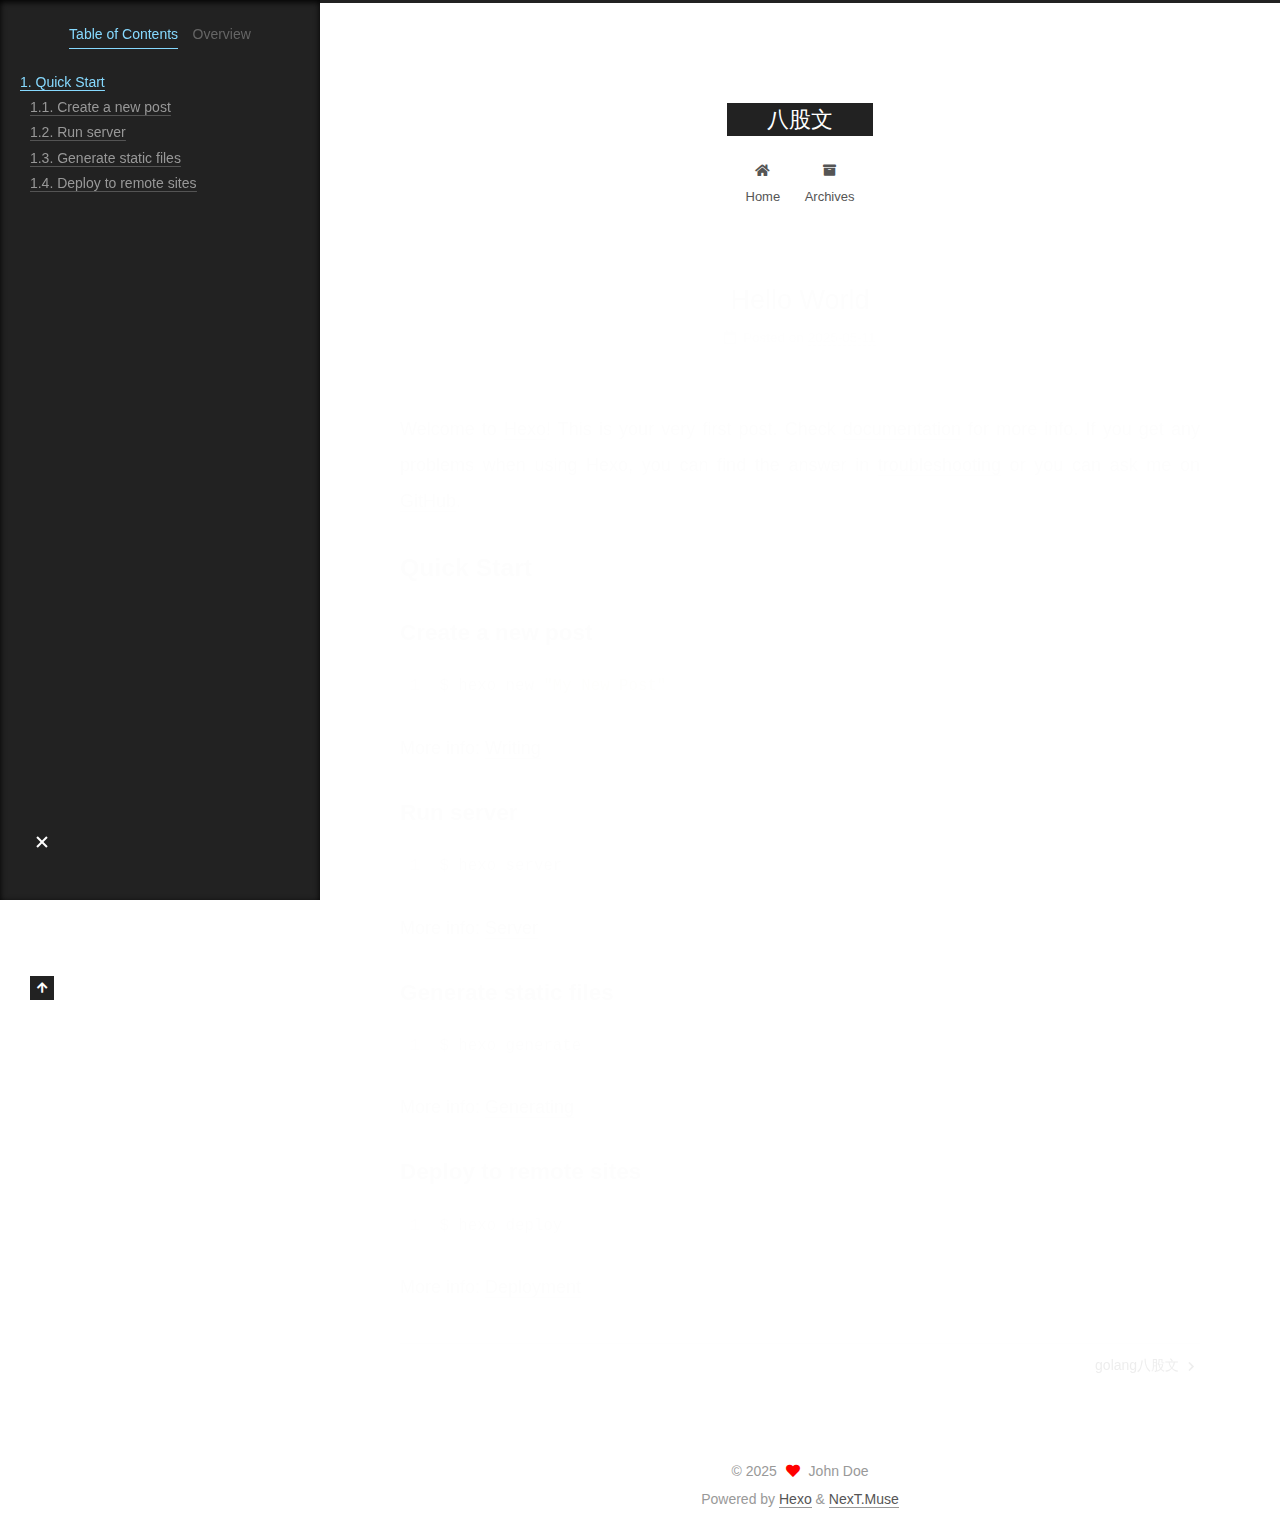
<file: 2025/05/11/hello-world/index.html>
<!DOCTYPE html>
<html lang="en">
<head>
  <meta charset="UTF-8">
<meta name="viewport" content="width=device-width, initial-scale=1, maximum-scale=2">
<meta name="theme-color" content="#222">
<meta name="generator" content="Hexo 7.3.0">
  <link rel="apple-touch-icon" sizes="180x180" href="/images/apple-touch-icon-next.png">
  <link rel="icon" type="image/png" sizes="32x32" href="/images/favicon-32x32-next.png">
  <link rel="icon" type="image/png" sizes="16x16" href="/images/favicon-16x16-next.png">
  <link rel="mask-icon" href="/images/logo.svg" color="#222">

<link rel="stylesheet" href="/css/main.css">


<link rel="stylesheet" href="/lib/font-awesome/css/all.min.css">

<script id="hexo-configurations">
    var NexT = window.NexT || {};
    var CONFIG = {"hostname":"example.com","root":"/","scheme":"Muse","version":"7.8.0","exturl":false,"sidebar":{"position":"left","display":"post","padding":18,"offset":12,"onmobile":false},"copycode":{"enable":false,"show_result":false,"style":null},"back2top":{"enable":true,"sidebar":false,"scrollpercent":false},"bookmark":{"enable":false,"color":"#222","save":"auto"},"fancybox":false,"mediumzoom":false,"lazyload":false,"pangu":false,"comments":{"style":"tabs","active":null,"storage":true,"lazyload":false,"nav":null},"algolia":{"hits":{"per_page":10},"labels":{"input_placeholder":"Search for Posts","hits_empty":"We didn't find any results for the search: ${query}","hits_stats":"${hits} results found in ${time} ms"}},"localsearch":{"enable":false,"trigger":"auto","top_n_per_article":1,"unescape":false,"preload":false},"motion":{"enable":true,"async":false,"transition":{"post_block":"fadeIn","post_header":"slideDownIn","post_body":"slideDownIn","coll_header":"slideLeftIn","sidebar":"slideUpIn"}}};
  </script>

  <meta name="description" content="Welcome to Hexo! This is your very first post. Check documentation for more info. If you get any problems when using Hexo, you can find the answer in troubleshooting or you can ask me on GitHub. Quick">
<meta property="og:type" content="article">
<meta property="og:title" content="Hello World">
<meta property="og:url" content="http://example.com/2025/05/11/hello-world/index.html">
<meta property="og:site_name" content="八股文">
<meta property="og:description" content="Welcome to Hexo! This is your very first post. Check documentation for more info. If you get any problems when using Hexo, you can find the answer in troubleshooting or you can ask me on GitHub. Quick">
<meta property="og:locale" content="en_US">
<meta property="article:published_time" content="2025-05-11T12:28:50.140Z">
<meta property="article:modified_time" content="2025-05-11T12:28:09.618Z">
<meta property="article:author" content="John Doe">
<meta name="twitter:card" content="summary">

<link rel="canonical" href="http://example.com/2025/05/11/hello-world/">


<script id="page-configurations">
  // https://hexo.io/docs/variables.html
  CONFIG.page = {
    sidebar: "",
    isHome : false,
    isPost : true,
    lang   : 'en'
  };
</script>

  <title>Hello World | 八股文</title>
  






  <noscript>
  <style>
  .use-motion .brand,
  .use-motion .menu-item,
  .sidebar-inner,
  .use-motion .post-block,
  .use-motion .pagination,
  .use-motion .comments,
  .use-motion .post-header,
  .use-motion .post-body,
  .use-motion .collection-header { opacity: initial; }

  .use-motion .site-title,
  .use-motion .site-subtitle {
    opacity: initial;
    top: initial;
  }

  .use-motion .logo-line-before i { left: initial; }
  .use-motion .logo-line-after i { right: initial; }
  </style>
</noscript>

</head>

<body itemscope itemtype="http://schema.org/WebPage">
  <div class="container use-motion">
    <div class="headband"></div>

    <header class="header" itemscope itemtype="http://schema.org/WPHeader">
      <div class="header-inner"><div class="site-brand-container">
  <div class="site-nav-toggle">
    <div class="toggle" aria-label="Toggle navigation bar">
      <span class="toggle-line toggle-line-first"></span>
      <span class="toggle-line toggle-line-middle"></span>
      <span class="toggle-line toggle-line-last"></span>
    </div>
  </div>

  <div class="site-meta">

    <a href="/" class="brand" rel="start">
      <span class="logo-line-before"><i></i></span>
      <h1 class="site-title">八股文</h1>
      <span class="logo-line-after"><i></i></span>
    </a>
  </div>

  <div class="site-nav-right">
    <div class="toggle popup-trigger">
    </div>
  </div>
</div>




<nav class="site-nav">
  <ul id="menu" class="main-menu menu">
        <li class="menu-item menu-item-home">

    <a href="/" rel="section"><i class="fa fa-home fa-fw"></i>Home</a>

  </li>
        <li class="menu-item menu-item-archives">

    <a href="/archives/" rel="section"><i class="fa fa-archive fa-fw"></i>Archives</a>

  </li>
  </ul>
</nav>




</div>
    </header>

    
  <div class="back-to-top">
    <i class="fa fa-arrow-up"></i>
    <span>0%</span>
  </div>


    <main class="main">
      <div class="main-inner">
        <div class="content-wrap">
          

          <div class="content post posts-expand">
            

    
  
  
  <article itemscope itemtype="http://schema.org/Article" class="post-block" lang="en">
    <link itemprop="mainEntityOfPage" href="http://example.com/2025/05/11/hello-world/">

    <span hidden itemprop="author" itemscope itemtype="http://schema.org/Person">
      <meta itemprop="image" content="/images/avatar.gif">
      <meta itemprop="name" content="John Doe">
      <meta itemprop="description" content="">
    </span>

    <span hidden itemprop="publisher" itemscope itemtype="http://schema.org/Organization">
      <meta itemprop="name" content="八股文">
    </span>
      <header class="post-header">
        <h1 class="post-title" itemprop="name headline">
          Hello World
        </h1>

        <div class="post-meta">
            <span class="post-meta-item">
              <span class="post-meta-item-icon">
                <i class="far fa-calendar"></i>
              </span>
              <span class="post-meta-item-text">Posted on</span>
              

              <time title="Created: 2025-05-11 20:28:50 / Modified: 20:28:09" itemprop="dateCreated datePublished" datetime="2025-05-11T20:28:50+08:00">2025-05-11</time>
            </span>

          

        </div>
      </header>

    
    
    
    <div class="post-body" itemprop="articleBody">

      
        <p>Welcome to <a target="_blank" rel="noopener" href="https://hexo.io/">Hexo</a>! This is your very first post. Check <a target="_blank" rel="noopener" href="https://hexo.io/docs/">documentation</a> for more info. If you get any problems when using Hexo, you can find the answer in <a target="_blank" rel="noopener" href="https://hexo.io/docs/troubleshooting.html">troubleshooting</a> or you can ask me on <a target="_blank" rel="noopener" href="https://github.com/hexojs/hexo/issues">GitHub</a>.</p>
<h2 id="Quick-Start"><a href="#Quick-Start" class="headerlink" title="Quick Start"></a>Quick Start</h2><h3 id="Create-a-new-post"><a href="#Create-a-new-post" class="headerlink" title="Create a new post"></a>Create a new post</h3><figure class="highlight bash"><table><tr><td class="gutter"><pre><span class="line">1</span><br></pre></td><td class="code"><pre><span class="line">$ hexo new <span class="string">&quot;My New Post&quot;</span></span><br></pre></td></tr></table></figure>

<p>More info: <a target="_blank" rel="noopener" href="https://hexo.io/docs/writing.html">Writing</a></p>
<h3 id="Run-server"><a href="#Run-server" class="headerlink" title="Run server"></a>Run server</h3><figure class="highlight bash"><table><tr><td class="gutter"><pre><span class="line">1</span><br></pre></td><td class="code"><pre><span class="line">$ hexo server</span><br></pre></td></tr></table></figure>

<p>More info: <a target="_blank" rel="noopener" href="https://hexo.io/docs/server.html">Server</a></p>
<h3 id="Generate-static-files"><a href="#Generate-static-files" class="headerlink" title="Generate static files"></a>Generate static files</h3><figure class="highlight bash"><table><tr><td class="gutter"><pre><span class="line">1</span><br></pre></td><td class="code"><pre><span class="line">$ hexo generate</span><br></pre></td></tr></table></figure>

<p>More info: <a target="_blank" rel="noopener" href="https://hexo.io/docs/generating.html">Generating</a></p>
<h3 id="Deploy-to-remote-sites"><a href="#Deploy-to-remote-sites" class="headerlink" title="Deploy to remote sites"></a>Deploy to remote sites</h3><figure class="highlight bash"><table><tr><td class="gutter"><pre><span class="line">1</span><br></pre></td><td class="code"><pre><span class="line">$ hexo deploy</span><br></pre></td></tr></table></figure>

<p>More info: <a target="_blank" rel="noopener" href="https://hexo.io/docs/one-command-deployment.html">Deployment</a></p>

    </div>

    
    
    

      <footer class="post-footer">

        


        
    <div class="post-nav">
      <div class="post-nav-item"></div>
      <div class="post-nav-item">
    <a href="/2025/05/11/golang%E5%85%AB%E8%82%A1%E6%96%87/" rel="next" title="golang八股文">
      golang八股文 <i class="fa fa-chevron-right"></i>
    </a></div>
    </div>
      </footer>
    
  </article>
  
  
  



          </div>
          

<script>
  window.addEventListener('tabs:register', () => {
    let { activeClass } = CONFIG.comments;
    if (CONFIG.comments.storage) {
      activeClass = localStorage.getItem('comments_active') || activeClass;
    }
    if (activeClass) {
      let activeTab = document.querySelector(`a[href="#comment-${activeClass}"]`);
      if (activeTab) {
        activeTab.click();
      }
    }
  });
  if (CONFIG.comments.storage) {
    window.addEventListener('tabs:click', event => {
      if (!event.target.matches('.tabs-comment .tab-content .tab-pane')) return;
      let commentClass = event.target.classList[1];
      localStorage.setItem('comments_active', commentClass);
    });
  }
</script>

        </div>
          
  
  <div class="toggle sidebar-toggle">
    <span class="toggle-line toggle-line-first"></span>
    <span class="toggle-line toggle-line-middle"></span>
    <span class="toggle-line toggle-line-last"></span>
  </div>

  <aside class="sidebar">
    <div class="sidebar-inner">

      <ul class="sidebar-nav motion-element">
        <li class="sidebar-nav-toc">
          Table of Contents
        </li>
        <li class="sidebar-nav-overview">
          Overview
        </li>
      </ul>

      <!--noindex-->
      <div class="post-toc-wrap sidebar-panel">
          <div class="post-toc motion-element"><ol class="nav"><li class="nav-item nav-level-2"><a class="nav-link" href="#Quick-Start"><span class="nav-number">1.</span> <span class="nav-text">Quick Start</span></a><ol class="nav-child"><li class="nav-item nav-level-3"><a class="nav-link" href="#Create-a-new-post"><span class="nav-number">1.1.</span> <span class="nav-text">Create a new post</span></a></li><li class="nav-item nav-level-3"><a class="nav-link" href="#Run-server"><span class="nav-number">1.2.</span> <span class="nav-text">Run server</span></a></li><li class="nav-item nav-level-3"><a class="nav-link" href="#Generate-static-files"><span class="nav-number">1.3.</span> <span class="nav-text">Generate static files</span></a></li><li class="nav-item nav-level-3"><a class="nav-link" href="#Deploy-to-remote-sites"><span class="nav-number">1.4.</span> <span class="nav-text">Deploy to remote sites</span></a></li></ol></li></ol></div>
      </div>
      <!--/noindex-->

      <div class="site-overview-wrap sidebar-panel">
        <div class="site-author motion-element" itemprop="author" itemscope itemtype="http://schema.org/Person">
  <p class="site-author-name" itemprop="name">John Doe</p>
  <div class="site-description" itemprop="description"></div>
</div>
<div class="site-state-wrap motion-element">
  <nav class="site-state">
      <div class="site-state-item site-state-posts">
          <a href="/archives/">
        
          <span class="site-state-item-count">2</span>
          <span class="site-state-item-name">posts</span>
        </a>
      </div>
  </nav>
</div>



      </div>

    </div>
  </aside>
  <div id="sidebar-dimmer"></div>


      </div>
    </main>

    <footer class="footer">
      <div class="footer-inner">
        

        

<div class="copyright">
  
  &copy; 
  <span itemprop="copyrightYear">2025</span>
  <span class="with-love">
    <i class="fa fa-heart"></i>
  </span>
  <span class="author" itemprop="copyrightHolder">John Doe</span>
</div>
  <div class="powered-by">Powered by <a href="https://hexo.io/" class="theme-link" rel="noopener" target="_blank">Hexo</a> & <a href="https://muse.theme-next.org/" class="theme-link" rel="noopener" target="_blank">NexT.Muse</a>
  </div>

        








      </div>
    </footer>
  </div>

  
  <script src="/lib/anime.min.js"></script>
  <script src="/lib/velocity/velocity.min.js"></script>
  <script src="/lib/velocity/velocity.ui.min.js"></script>

<script src="/js/utils.js"></script>

<script src="/js/motion.js"></script>


<script src="/js/schemes/muse.js"></script>


<script src="/js/next-boot.js"></script>




  















  

  

</body>
</html>
</file>
<file: css/main.css>
:root {
  --body-bg-color: #fff;
  --content-bg-color: #fff;
  --card-bg-color: #f5f5f5;
  --text-color: #555;
  --blockquote-color: #666;
  --link-color: #555;
  --link-hover-color: #222;
  --brand-color: #fff;
  --brand-hover-color: #fff;
  --table-row-odd-bg-color: #f9f9f9;
  --table-row-hover-bg-color: #f5f5f5;
  --menu-item-bg-color: #f5f5f5;
  --btn-default-bg: #222;
  --btn-default-color: #fff;
  --btn-default-border-color: #222;
  --btn-default-hover-bg: #fff;
  --btn-default-hover-color: #222;
  --btn-default-hover-border-color: #222;
}
html {
  line-height: 1.15; /* 1 */
  -webkit-text-size-adjust: 100%; /* 2 */
}
body {
  margin: 0;
}
main {
  display: block;
}
h1 {
  font-size: 2em;
  margin: 0.67em 0;
}
hr {
  box-sizing: content-box; /* 1 */
  height: 0; /* 1 */
  overflow: visible; /* 2 */
}
pre {
  font-family: monospace, monospace; /* 1 */
  font-size: 1em; /* 2 */
}
a {
  background: transparent;
}
abbr[title] {
  border-bottom: none; /* 1 */
  text-decoration: underline; /* 2 */
  text-decoration: underline dotted; /* 2 */
}
b,
strong {
  font-weight: bolder;
}
code,
kbd,
samp {
  font-family: monospace, monospace; /* 1 */
  font-size: 1em; /* 2 */
}
small {
  font-size: 80%;
}
sub,
sup {
  font-size: 75%;
  line-height: 0;
  position: relative;
  vertical-align: baseline;
}
sub {
  bottom: -0.25em;
}
sup {
  top: -0.5em;
}
img {
  border-style: none;
}
button,
input,
optgroup,
select,
textarea {
  font-family: inherit; /* 1 */
  font-size: 100%; /* 1 */
  line-height: 1.15; /* 1 */
  margin: 0; /* 2 */
}
button,
input {
/* 1 */
  overflow: visible;
}
button,
select {
/* 1 */
  text-transform: none;
}
button,
[type='button'],
[type='reset'],
[type='submit'] {
  -webkit-appearance: button;
}
button::-moz-focus-inner,
[type='button']::-moz-focus-inner,
[type='reset']::-moz-focus-inner,
[type='submit']::-moz-focus-inner {
  border-style: none;
  padding: 0;
}
button:-moz-focusring,
[type='button']:-moz-focusring,
[type='reset']:-moz-focusring,
[type='submit']:-moz-focusring {
  outline: 1px dotted ButtonText;
}
fieldset {
  padding: 0.35em 0.75em 0.625em;
}
legend {
  box-sizing: border-box; /* 1 */
  color: inherit; /* 2 */
  display: table; /* 1 */
  max-width: 100%; /* 1 */
  padding: 0; /* 3 */
  white-space: normal; /* 1 */
}
progress {
  vertical-align: baseline;
}
textarea {
  overflow: auto;
}
[type='checkbox'],
[type='radio'] {
  box-sizing: border-box; /* 1 */
  padding: 0; /* 2 */
}
[type='number']::-webkit-inner-spin-button,
[type='number']::-webkit-outer-spin-button {
  height: auto;
}
[type='search'] {
  outline-offset: -2px; /* 2 */
  -webkit-appearance: textfield; /* 1 */
}
[type='search']::-webkit-search-decoration {
  -webkit-appearance: none;
}
::-webkit-file-upload-button {
  font: inherit; /* 2 */
  -webkit-appearance: button; /* 1 */
}
details {
  display: block;
}
summary {
  display: list-item;
}
template {
  display: none;
}
[hidden] {
  display: none;
}
::selection {
  background: #262a30;
  color: #eee;
}
html,
body {
  height: 100%;
}
body {
  background: var(--body-bg-color);
  color: var(--text-color);
  font-family: 'Lato', "PingFang SC", "Microsoft YaHei", sans-serif;
  font-size: 1em;
  line-height: 2;
}
@media (max-width: 991px) {
  body {
    padding-left: 0 !important;
    padding-right: 0 !important;
  }
}
h1,
h2,
h3,
h4,
h5,
h6 {
  font-family: 'Lato', "PingFang SC", "Microsoft YaHei", sans-serif;
  font-weight: bold;
  line-height: 1.5;
  margin: 20px 0 15px;
}
h1 {
  font-size: 1.5em;
}
h2 {
  font-size: 1.375em;
}
h3 {
  font-size: 1.25em;
}
h4 {
  font-size: 1.125em;
}
h5 {
  font-size: 1em;
}
h6 {
  font-size: 0.875em;
}
p {
  margin: 0 0 20px 0;
}
a,
span.exturl {
  border-bottom: 1px solid #999;
  color: var(--link-color);
  outline: 0;
  text-decoration: none;
  overflow-wrap: break-word;
  word-wrap: break-word;
  cursor: pointer;
}
a:hover,
span.exturl:hover {
  border-bottom-color: var(--link-hover-color);
  color: var(--link-hover-color);
}
iframe,
img,
video {
  display: block;
  margin-left: auto;
  margin-right: auto;
  max-width: 100%;
}
hr {
  background-image: repeating-linear-gradient(-45deg, #ddd, #ddd 4px, transparent 4px, transparent 8px);
  border: 0;
  height: 3px;
  margin: 40px 0;
}
blockquote {
  border-left: 4px solid #ddd;
  color: var(--blockquote-color);
  margin: 0;
  padding: 0 15px;
}
blockquote cite::before {
  content: '-';
  padding: 0 5px;
}
dt {
  font-weight: bold;
}
dd {
  margin: 0;
  padding: 0;
}
kbd {
  background-color: #f5f5f5;
  background-image: linear-gradient(#eee, #fff, #eee);
  border: 1px solid #ccc;
  border-radius: 0.2em;
  box-shadow: 0.1em 0.1em 0.2em rgba(0,0,0,0.1);
  color: #555;
  font-family: inherit;
  padding: 0.1em 0.3em;
  white-space: nowrap;
}
.table-container {
  overflow: auto;
}
table {
  border-collapse: collapse;
  border-spacing: 0;
  font-size: 0.875em;
  margin: 0 0 20px 0;
  width: 100%;
}
tbody tr:nth-of-type(odd) {
  background: var(--table-row-odd-bg-color);
}
tbody tr:hover {
  background: var(--table-row-hover-bg-color);
}
caption,
th,
td {
  font-weight: normal;
  padding: 8px;
  vertical-align: middle;
}
th,
td {
  border: 1px solid #ddd;
  border-bottom: 3px solid #ddd;
}
th {
  font-weight: 700;
  padding-bottom: 10px;
}
td {
  border-bottom-width: 1px;
}
.btn {
  background: var(--btn-default-bg);
  border: 2px solid var(--btn-default-border-color);
  border-radius: 0;
  color: var(--btn-default-color);
  display: inline-block;
  font-size: 0.875em;
  line-height: 2;
  padding: 0 20px;
  text-decoration: none;
  transition-property: background-color;
  transition-delay: 0s;
  transition-duration: 0.2s;
  transition-timing-function: ease-in-out;
}
.btn:hover {
  background: var(--btn-default-hover-bg);
  border-color: var(--btn-default-hover-border-color);
  color: var(--btn-default-hover-color);
}
.btn + .btn {
  margin: 0 0 8px 8px;
}
.btn .fa-fw {
  text-align: left;
  width: 1.285714285714286em;
}
.toggle {
  line-height: 0;
}
.toggle .toggle-line {
  background: #fff;
  display: inline-block;
  height: 2px;
  left: 0;
  position: relative;
  top: 0;
  transition: all 0.4s;
  vertical-align: top;
  width: 100%;
}
.toggle .toggle-line:not(:first-child) {
  margin-top: 3px;
}
.toggle.toggle-arrow .toggle-line-first {
  left: 50%;
  top: 2px;
  transform: rotate(45deg);
  width: 50%;
}
.toggle.toggle-arrow .toggle-line-middle {
  left: 2px;
  width: 90%;
}
.toggle.toggle-arrow .toggle-line-last {
  left: 50%;
  top: -2px;
  transform: rotate(-45deg);
  width: 50%;
}
.toggle.toggle-close .toggle-line-first {
  transform: rotate(-45deg);
  top: 5px;
}
.toggle.toggle-close .toggle-line-middle {
  opacity: 0;
}
.toggle.toggle-close .toggle-line-last {
  transform: rotate(45deg);
  top: -5px;
}
.highlight,
pre {
  background: #f7f7f7;
  color: #4d4d4c;
  line-height: 1.6;
  margin: 0 auto 20px;
}
pre,
code {
  font-family: consolas, Menlo, monospace, "PingFang SC", "Microsoft YaHei";
}
code {
  background: #eee;
  border-radius: 3px;
  color: #555;
  padding: 2px 4px;
  overflow-wrap: break-word;
  word-wrap: break-word;
}
.highlight *::selection {
  background: #d6d6d6;
}
.highlight pre {
  border: 0;
  margin: 0;
  padding: 10px 0;
}
.highlight table {
  border: 0;
  margin: 0;
  width: auto;
}
.highlight td {
  border: 0;
  padding: 0;
}
.highlight figcaption {
  background: #eff2f3;
  color: #4d4d4c;
  display: flex;
  font-size: 0.875em;
  justify-content: space-between;
  line-height: 1.2;
  padding: 0.5em;
}
.highlight figcaption a {
  color: #4d4d4c;
}
.highlight figcaption a:hover {
  border-bottom-color: #4d4d4c;
}
.highlight .gutter {
  -moz-user-select: none;
  -ms-user-select: none;
  -webkit-user-select: none;
  user-select: none;
}
.highlight .gutter pre {
  background: #eff2f3;
  color: #869194;
  padding-left: 10px;
  padding-right: 10px;
  text-align: right;
}
.highlight .code pre {
  background: #f7f7f7;
  padding-left: 10px;
  width: 100%;
}
.gist table {
  width: auto;
}
.gist table td {
  border: 0;
}
pre {
  overflow: auto;
  padding: 10px;
}
pre code {
  background: none;
  color: #4d4d4c;
  font-size: 0.875em;
  padding: 0;
  text-shadow: none;
}
pre .deletion {
  background: #fdd;
}
pre .addition {
  background: #dfd;
}
pre .meta {
  color: #eab700;
  -moz-user-select: none;
  -ms-user-select: none;
  -webkit-user-select: none;
  user-select: none;
}
pre .comment {
  color: #8e908c;
}
pre .variable,
pre .attribute,
pre .tag,
pre .name,
pre .regexp,
pre .ruby .constant,
pre .xml .tag .title,
pre .xml .pi,
pre .xml .doctype,
pre .html .doctype,
pre .css .id,
pre .css .class,
pre .css .pseudo {
  color: #c82829;
}
pre .number,
pre .preprocessor,
pre .built_in,
pre .builtin-name,
pre .literal,
pre .params,
pre .constant,
pre .command {
  color: #f5871f;
}
pre .ruby .class .title,
pre .css .rules .attribute,
pre .string,
pre .symbol,
pre .value,
pre .inheritance,
pre .header,
pre .ruby .symbol,
pre .xml .cdata,
pre .special,
pre .formula {
  color: #718c00;
}
pre .title,
pre .css .hexcolor {
  color: #3e999f;
}
pre .function,
pre .python .decorator,
pre .python .title,
pre .ruby .function .title,
pre .ruby .title .keyword,
pre .perl .sub,
pre .javascript .title,
pre .coffeescript .title {
  color: #4271ae;
}
pre .keyword,
pre .javascript .function {
  color: #8959a8;
}
.blockquote-center {
  border-left: none;
  margin: 40px 0;
  padding: 0;
  position: relative;
  text-align: center;
}
.blockquote-center .fa {
  display: block;
  opacity: 0.6;
  position: absolute;
  width: 100%;
}
.blockquote-center .fa-quote-left {
  border-top: 1px solid #ccc;
  text-align: left;
  top: -20px;
}
.blockquote-center .fa-quote-right {
  border-bottom: 1px solid #ccc;
  text-align: right;
  bottom: -20px;
}
.blockquote-center p,
.blockquote-center div {
  text-align: center;
}
.post-body .group-picture img {
  margin: 0 auto;
  padding: 0 3px;
}
.group-picture-row {
  margin-bottom: 6px;
  overflow: hidden;
}
.group-picture-column {
  float: left;
  margin-bottom: 10px;
}
.post-body .label {
  color: #555;
  display: inline;
  padding: 0 2px;
}
.post-body .label.default {
  background: #f0f0f0;
}
.post-body .label.primary {
  background: #efe6f7;
}
.post-body .label.info {
  background: #e5f2f8;
}
.post-body .label.success {
  background: #e7f4e9;
}
.post-body .label.warning {
  background: #fcf6e1;
}
.post-body .label.danger {
  background: #fae8eb;
}
.post-body .tabs {
  margin-bottom: 20px;
}
.post-body .tabs,
.tabs-comment {
  display: block;
  padding-top: 10px;
  position: relative;
}
.post-body .tabs ul.nav-tabs,
.tabs-comment ul.nav-tabs {
  display: flex;
  flex-wrap: wrap;
  margin: 0;
  margin-bottom: -1px;
  padding: 0;
}
@media (max-width: 413px) {
  .post-body .tabs ul.nav-tabs,
  .tabs-comment ul.nav-tabs {
    display: block;
    margin-bottom: 5px;
  }
}
.post-body .tabs ul.nav-tabs li.tab,
.tabs-comment ul.nav-tabs li.tab {
  border-bottom: 1px solid #ddd;
  border-left: 1px solid transparent;
  border-right: 1px solid transparent;
  border-top: 3px solid transparent;
  flex-grow: 1;
  list-style-type: none;
  border-radius: 0 0 0 0;
}
@media (max-width: 413px) {
  .post-body .tabs ul.nav-tabs li.tab,
  .tabs-comment ul.nav-tabs li.tab {
    border-bottom: 1px solid transparent;
    border-left: 3px solid transparent;
    border-right: 1px solid transparent;
    border-top: 1px solid transparent;
  }
}
@media (max-width: 413px) {
  .post-body .tabs ul.nav-tabs li.tab,
  .tabs-comment ul.nav-tabs li.tab {
    border-radius: 0;
  }
}
.post-body .tabs ul.nav-tabs li.tab a,
.tabs-comment ul.nav-tabs li.tab a {
  border-bottom: initial;
  display: block;
  line-height: 1.8;
  outline: 0;
  padding: 0.25em 0.75em;
  text-align: center;
  transition-delay: 0s;
  transition-duration: 0.2s;
  transition-timing-function: ease-out;
}
.post-body .tabs ul.nav-tabs li.tab a i,
.tabs-comment ul.nav-tabs li.tab a i {
  width: 1.285714285714286em;
}
.post-body .tabs ul.nav-tabs li.tab.active,
.tabs-comment ul.nav-tabs li.tab.active {
  border-bottom: 1px solid transparent;
  border-left: 1px solid #ddd;
  border-right: 1px solid #ddd;
  border-top: 3px solid #fc6423;
}
@media (max-width: 413px) {
  .post-body .tabs ul.nav-tabs li.tab.active,
  .tabs-comment ul.nav-tabs li.tab.active {
    border-bottom: 1px solid #ddd;
    border-left: 3px solid #fc6423;
    border-right: 1px solid #ddd;
    border-top: 1px solid #ddd;
  }
}
.post-body .tabs ul.nav-tabs li.tab.active a,
.tabs-comment ul.nav-tabs li.tab.active a {
  color: var(--link-color);
  cursor: default;
}
.post-body .tabs .tab-content .tab-pane,
.tabs-comment .tab-content .tab-pane {
  border: 1px solid #ddd;
  border-top: 0;
  padding: 20px 20px 0 20px;
  border-radius: 0;
}
.post-body .tabs .tab-content .tab-pane:not(.active),
.tabs-comment .tab-content .tab-pane:not(.active) {
  display: none;
}
.post-body .tabs .tab-content .tab-pane.active,
.tabs-comment .tab-content .tab-pane.active {
  display: block;
}
.post-body .tabs .tab-content .tab-pane.active:nth-of-type(1),
.tabs-comment .tab-content .tab-pane.active:nth-of-type(1) {
  border-radius: 0 0 0 0;
}
@media (max-width: 413px) {
  .post-body .tabs .tab-content .tab-pane.active:nth-of-type(1),
  .tabs-comment .tab-content .tab-pane.active:nth-of-type(1) {
    border-radius: 0;
  }
}
.post-body .note {
  border-radius: 3px;
  margin-bottom: 20px;
  padding: 1em;
  position: relative;
  border: 1px solid #eee;
  border-left-width: 5px;
}
.post-body .note h2,
.post-body .note h3,
.post-body .note h4,
.post-body .note h5,
.post-body .note h6 {
  margin-top: 0;
  border-bottom: initial;
  margin-bottom: 0;
  padding-top: 0;
}
.post-body .note p:first-child,
.post-body .note ul:first-child,
.post-body .note ol:first-child,
.post-body .note table:first-child,
.post-body .note pre:first-child,
.post-body .note blockquote:first-child,
.post-body .note img:first-child {
  margin-top: 0;
}
.post-body .note p:last-child,
.post-body .note ul:last-child,
.post-body .note ol:last-child,
.post-body .note table:last-child,
.post-body .note pre:last-child,
.post-body .note blockquote:last-child,
.post-body .note img:last-child {
  margin-bottom: 0;
}
.post-body .note.default {
  border-left-color: #777;
}
.post-body .note.default h2,
.post-body .note.default h3,
.post-body .note.default h4,
.post-body .note.default h5,
.post-body .note.default h6 {
  color: #777;
}
.post-body .note.primary {
  border-left-color: #6f42c1;
}
.post-body .note.primary h2,
.post-body .note.primary h3,
.post-body .note.primary h4,
.post-body .note.primary h5,
.post-body .note.primary h6 {
  color: #6f42c1;
}
.post-body .note.info {
  border-left-color: #428bca;
}
.post-body .note.info h2,
.post-body .note.info h3,
.post-body .note.info h4,
.post-body .note.info h5,
.post-body .note.info h6 {
  color: #428bca;
}
.post-body .note.success {
  border-left-color: #5cb85c;
}
.post-body .note.success h2,
.post-body .note.success h3,
.post-body .note.success h4,
.post-body .note.success h5,
.post-body .note.success h6 {
  color: #5cb85c;
}
.post-body .note.warning {
  border-left-color: #f0ad4e;
}
.post-body .note.warning h2,
.post-body .note.warning h3,
.post-body .note.warning h4,
.post-body .note.warning h5,
.post-body .note.warning h6 {
  color: #f0ad4e;
}
.post-body .note.danger {
  border-left-color: #d9534f;
}
.post-body .note.danger h2,
.post-body .note.danger h3,
.post-body .note.danger h4,
.post-body .note.danger h5,
.post-body .note.danger h6 {
  color: #d9534f;
}
.pagination .prev,
.pagination .next,
.pagination .page-number,
.pagination .space {
  display: inline-block;
  margin: 0 10px;
  padding: 0 11px;
  position: relative;
  top: -1px;
}
@media (max-width: 767px) {
  .pagination .prev,
  .pagination .next,
  .pagination .page-number,
  .pagination .space {
    margin: 0 5px;
  }
}
.pagination {
  border-top: 1px solid #eee;
  margin: 120px 0 0;
  text-align: center;
}
.pagination .prev,
.pagination .next,
.pagination .page-number {
  border-bottom: 0;
  border-top: 1px solid #eee;
  transition-property: border-color;
  transition-delay: 0s;
  transition-duration: 0.2s;
  transition-timing-function: ease-in-out;
}
.pagination .prev:hover,
.pagination .next:hover,
.pagination .page-number:hover {
  border-top-color: #222;
}
.pagination .space {
  margin: 0;
  padding: 0;
}
.pagination .prev {
  margin-left: 0;
}
.pagination .next {
  margin-right: 0;
}
.pagination .page-number.current {
  background: #ccc;
  border-top-color: #ccc;
  color: #fff;
}
@media (max-width: 767px) {
  .pagination {
    border-top: none;
  }
  .pagination .prev,
  .pagination .next,
  .pagination .page-number {
    border-bottom: 1px solid #eee;
    border-top: 0;
    margin-bottom: 10px;
    padding: 0 10px;
  }
  .pagination .prev:hover,
  .pagination .next:hover,
  .pagination .page-number:hover {
    border-bottom-color: #222;
  }
}
.comments {
  margin-top: 60px;
  overflow: hidden;
}
.comment-button-group {
  display: flex;
  flex-wrap: wrap-reverse;
  justify-content: center;
  margin: 1em 0;
}
.comment-button-group .comment-button {
  margin: 0.1em 0.2em;
}
.comment-button-group .comment-button.active {
  background: var(--btn-default-hover-bg);
  border-color: var(--btn-default-hover-border-color);
  color: var(--btn-default-hover-color);
}
.comment-position {
  display: none;
}
.comment-position.active {
  display: block;
}
.tabs-comment {
  background: var(--content-bg-color);
  margin-top: 4em;
  padding-top: 0;
}
.tabs-comment .comments {
  border: 0;
  box-shadow: none;
  margin-top: 0;
  padding-top: 0;
}
.container {
  min-height: 100%;
  position: relative;
}
.main-inner {
  margin: 0 auto;
  width: 700px;
}
@media (min-width: 1200px) {
  .main-inner {
    width: 800px;
  }
}
@media (min-width: 1600px) {
  .main-inner {
    width: 900px;
  }
}
@media (max-width: 767px) {
  .content-wrap {
    padding: 0 20px;
  }
}
.header {
  background: transparent;
}
.header-inner {
  margin: 0 auto;
  width: 700px;
}
@media (min-width: 1200px) {
  .header-inner {
    width: 800px;
  }
}
@media (min-width: 1600px) {
  .header-inner {
    width: 900px;
  }
}
.site-brand-container {
  display: flex;
  flex-shrink: 0;
  padding: 0 10px;
}
.headband {
  background: #222;
  height: 3px;
}
.site-meta {
  flex-grow: 1;
  text-align: center;
}
@media (max-width: 767px) {
  .site-meta {
    text-align: center;
  }
}
.brand {
  border-bottom: none;
  color: var(--brand-color);
  display: inline-block;
  line-height: 1.375em;
  padding: 0 40px;
  position: relative;
}
.brand:hover {
  color: var(--brand-hover-color);
}
.site-title {
  font-family: 'Lato', "PingFang SC", "Microsoft YaHei", sans-serif;
  font-size: 1.375em;
  font-weight: normal;
  margin: 0;
}
.site-subtitle {
  color: #999;
  font-size: 0.8125em;
  margin: 10px 0;
}
.use-motion .brand {
  opacity: 0;
}
.use-motion .site-title,
.use-motion .site-subtitle,
.use-motion .custom-logo-image {
  opacity: 0;
  position: relative;
  top: -10px;
}
.site-nav-toggle,
.site-nav-right {
  display: none;
}
@media (max-width: 767px) {
  .site-nav-toggle,
  .site-nav-right {
    display: flex;
    flex-direction: column;
    justify-content: center;
  }
}
.site-nav-toggle .toggle,
.site-nav-right .toggle {
  color: var(--text-color);
  padding: 10px;
  width: 22px;
}
.site-nav-toggle .toggle .toggle-line,
.site-nav-right .toggle .toggle-line {
  background: var(--text-color);
  border-radius: 1px;
}
.site-nav {
  display: block;
}
@media (max-width: 767px) {
  .site-nav {
    clear: both;
    display: none;
  }
}
.site-nav.site-nav-on {
  display: block;
}
.menu {
  margin-top: 20px;
  padding-left: 0;
  text-align: center;
}
.menu-item {
  display: inline-block;
  list-style: none;
  margin: 0 10px;
}
@media (max-width: 767px) {
  .menu-item {
    display: block;
    margin-top: 10px;
  }
  .menu-item.menu-item-search {
    display: none;
  }
}
.menu-item a,
.menu-item span.exturl {
  border-bottom: 0;
  display: block;
  font-size: 0.8125em;
  transition-property: border-color;
  transition-delay: 0s;
  transition-duration: 0.2s;
  transition-timing-function: ease-in-out;
}
@media (hover: none) {
  .menu-item a:hover,
  .menu-item span.exturl:hover {
    border-bottom-color: transparent !important;
  }
}
.menu-item .fa,
.menu-item .fab,
.menu-item .far,
.menu-item .fas {
  margin-right: 8px;
}
.menu-item .badge {
  display: inline-block;
  font-weight: bold;
  line-height: 1;
  margin-left: 0.35em;
  margin-top: 0.35em;
  text-align: center;
  white-space: nowrap;
}
@media (max-width: 767px) {
  .menu-item .badge {
    float: right;
    margin-left: 0;
  }
}
.menu-item-active a,
.menu .menu-item a:hover,
.menu .menu-item span.exturl:hover {
  background: var(--menu-item-bg-color);
}
.use-motion .menu-item {
  opacity: 0;
}
.sidebar {
  background: #222;
  bottom: 0;
  box-shadow: inset 0 2px 6px #000;
  position: fixed;
  top: 0;
}
@media (max-width: 991px) {
  .sidebar {
    display: none;
  }
}
.sidebar-inner {
  color: #999;
  padding: 18px 10px;
  text-align: center;
}
.cc-license {
  margin-top: 10px;
  text-align: center;
}
.cc-license .cc-opacity {
  border-bottom: none;
  opacity: 0.7;
}
.cc-license .cc-opacity:hover {
  opacity: 0.9;
}
.cc-license img {
  display: inline-block;
}
.site-author-image {
  border: 2px solid #333;
  display: block;
  margin: 0 auto;
  max-width: 96px;
  padding: 2px;
}
.site-author-name {
  color: #f5f5f5;
  font-weight: normal;
  margin: 5px 0 0;
  text-align: center;
}
.site-description {
  color: #999;
  font-size: 1em;
  margin-top: 5px;
  text-align: center;
}
.links-of-author {
  margin-top: 15px;
}
.links-of-author a,
.links-of-author span.exturl {
  border-bottom-color: #555;
  display: inline-block;
  font-size: 0.8125em;
  margin-bottom: 10px;
  margin-right: 10px;
  vertical-align: middle;
}
.links-of-author a::before,
.links-of-author span.exturl::before {
  background: #5c9d04;
  border-radius: 50%;
  content: ' ';
  display: inline-block;
  height: 4px;
  margin-right: 3px;
  vertical-align: middle;
  width: 4px;
}
.sidebar-button {
  margin-top: 15px;
}
.sidebar-button a {
  border: 1px solid #fc6423;
  border-radius: 4px;
  color: #fc6423;
  display: inline-block;
  padding: 0 15px;
}
.sidebar-button a .fa,
.sidebar-button a .fab,
.sidebar-button a .far,
.sidebar-button a .fas {
  margin-right: 5px;
}
.sidebar-button a:hover {
  background: #fc6423;
  border: 1px solid #fc6423;
  color: #fff;
}
.sidebar-button a:hover .fa,
.sidebar-button a:hover .fab,
.sidebar-button a:hover .far,
.sidebar-button a:hover .fas {
  color: #fff;
}
.links-of-blogroll {
  font-size: 0.8125em;
  margin-top: 10px;
}
.links-of-blogroll-title {
  font-size: 0.875em;
  font-weight: 600;
  margin-top: 0;
}
.links-of-blogroll-list {
  list-style: none;
  margin: 0;
  padding: 0;
}
#sidebar-dimmer {
  display: none;
}
@media (max-width: 767px) {
  #sidebar-dimmer {
    background: #000;
    display: block;
    height: 100%;
    left: 100%;
    opacity: 0;
    position: fixed;
    top: 0;
    width: 100%;
    z-index: 1100;
  }
  .sidebar-active + #sidebar-dimmer {
    opacity: 0.7;
    transform: translateX(-100%);
    transition: opacity 0.5s;
  }
}
.sidebar-nav {
  margin: 0;
  padding-bottom: 20px;
  padding-left: 0;
}
.sidebar-nav li {
  border-bottom: 1px solid transparent;
  color: #666;
  cursor: pointer;
  display: inline-block;
  font-size: 0.875em;
}
.sidebar-nav li.sidebar-nav-overview {
  margin-left: 10px;
}
.sidebar-nav li:hover {
  color: #f5f5f5;
}
.sidebar-nav .sidebar-nav-active {
  border-bottom-color: #87daff;
  color: #87daff;
}
.sidebar-nav .sidebar-nav-active:hover {
  color: #87daff;
}
.sidebar-panel {
  display: none;
  overflow-x: hidden;
  overflow-y: auto;
}
.sidebar-panel-active {
  display: block;
}
.sidebar-toggle {
  background: #222;
  bottom: 45px;
  cursor: pointer;
  height: 14px;
  left: 30px;
  padding: 5px;
  position: fixed;
  width: 14px;
  z-index: 1300;
}
@media (max-width: 991px) {
  .sidebar-toggle {
    left: 20px;
    opacity: 0.8;
    display: none;
  }
}
.sidebar-toggle:hover .toggle-line {
  background: #87daff;
}
.post-toc {
  font-size: 0.875em;
}
.post-toc ol {
  list-style: none;
  margin: 0;
  padding: 0 2px 5px 10px;
  text-align: left;
}
.post-toc ol > ol {
  padding-left: 0;
}
.post-toc ol a {
  transition-property: all;
  transition-delay: 0s;
  transition-duration: 0.2s;
  transition-timing-function: ease-in-out;
}
.post-toc .nav-item {
  line-height: 1.8;
  overflow: hidden;
  text-overflow: ellipsis;
  white-space: nowrap;
}
.post-toc .nav .nav-child {
  display: none;
}
.post-toc .nav .active > .nav-child {
  display: block;
}
.post-toc .nav .active-current > .nav-child {
  display: block;
}
.post-toc .nav .active-current > .nav-child > .nav-item {
  display: block;
}
.post-toc .nav .active > a {
  border-bottom-color: #87daff;
  color: #87daff;
}
.post-toc .nav .active-current > a {
  color: #87daff;
}
.post-toc .nav .active-current > a:hover {
  color: #87daff;
}
.site-state {
  display: flex;
  justify-content: center;
  line-height: 1.4;
  margin-top: 10px;
  overflow: hidden;
  text-align: center;
  white-space: nowrap;
}
.site-state-item {
  padding: 0 15px;
}
.site-state-item:not(:first-child) {
  border-left: 1px solid #333;
}
.site-state-item a {
  border-bottom: none;
}
.site-state-item-count {
  display: block;
  font-size: 1.25em;
  font-weight: 600;
  text-align: center;
}
.site-state-item-name {
  color: inherit;
  font-size: 0.875em;
}
.footer {
  color: #999;
  font-size: 0.875em;
  padding: 20px 0;
}
.footer.footer-fixed {
  bottom: 0;
  left: 0;
  position: absolute;
  right: 0;
}
.footer-inner {
  box-sizing: border-box;
  margin: 0 auto;
  text-align: center;
  width: 700px;
}
@media (min-width: 1200px) {
  .footer-inner {
    width: 800px;
  }
}
@media (min-width: 1600px) {
  .footer-inner {
    width: 900px;
  }
}
.languages {
  display: inline-block;
  font-size: 1.125em;
  position: relative;
}
.languages .lang-select-label span {
  margin: 0 0.5em;
}
.languages .lang-select {
  height: 100%;
  left: 0;
  opacity: 0;
  position: absolute;
  top: 0;
  width: 100%;
}
.with-love {
  color: #ff0000;
  display: inline-block;
  margin: 0 5px;
}
.powered-by,
.theme-info {
  display: inline-block;
}
@-moz-keyframes iconAnimate {
  0%, 100% {
    transform: scale(1);
  }
  10%, 30% {
    transform: scale(0.9);
  }
  20%, 40%, 60%, 80% {
    transform: scale(1.1);
  }
  50%, 70% {
    transform: scale(1.1);
  }
}
@-webkit-keyframes iconAnimate {
  0%, 100% {
    transform: scale(1);
  }
  10%, 30% {
    transform: scale(0.9);
  }
  20%, 40%, 60%, 80% {
    transform: scale(1.1);
  }
  50%, 70% {
    transform: scale(1.1);
  }
}
@-o-keyframes iconAnimate {
  0%, 100% {
    transform: scale(1);
  }
  10%, 30% {
    transform: scale(0.9);
  }
  20%, 40%, 60%, 80% {
    transform: scale(1.1);
  }
  50%, 70% {
    transform: scale(1.1);
  }
}
@keyframes iconAnimate {
  0%, 100% {
    transform: scale(1);
  }
  10%, 30% {
    transform: scale(0.9);
  }
  20%, 40%, 60%, 80% {
    transform: scale(1.1);
  }
  50%, 70% {
    transform: scale(1.1);
  }
}
.back-to-top {
  font-size: 12px;
  text-align: center;
  transition-delay: 0s;
  transition-duration: 0.2s;
  transition-timing-function: ease-in-out;
}
.back-to-top {
  background: #222;
  bottom: -100px;
  box-sizing: border-box;
  color: #fff;
  cursor: pointer;
  left: 30px;
  opacity: 1;
  padding: 0 6px;
  position: fixed;
  transition-property: bottom;
  z-index: 1300;
  width: 24px;
}
.back-to-top span {
  display: none;
}
.back-to-top:hover {
  color: #87daff;
}
.back-to-top.back-to-top-on {
  bottom: 19px;
}
@media (max-width: 991px) {
  .back-to-top {
    left: 20px;
    opacity: 0.8;
  }
}
.post-body {
  font-family: 'Lato', "PingFang SC", "Microsoft YaHei", sans-serif;
  overflow-wrap: break-word;
  word-wrap: break-word;
}
@media (min-width: 1200px) {
  .post-body {
    font-size: 1.125em;
  }
}
.post-body .exturl .fa {
  font-size: 0.875em;
  margin-left: 4px;
}
.post-body .image-caption,
.post-body .figure .caption {
  color: #999;
  font-size: 0.875em;
  font-weight: bold;
  line-height: 1;
  margin: -20px auto 15px;
  text-align: center;
}
.post-sticky-flag {
  display: inline-block;
  transform: rotate(30deg);
}
.post-button {
  margin-top: 40px;
  text-align: center;
}
.use-motion .post-block,
.use-motion .pagination,
.use-motion .comments {
  opacity: 0;
}
.use-motion .post-header {
  opacity: 0;
}
.use-motion .post-body {
  opacity: 0;
}
.use-motion .collection-header {
  opacity: 0;
}
.posts-collapse {
  margin-left: 35px;
  position: relative;
}
@media (max-width: 767px) {
  .posts-collapse {
    margin-left: 0px;
    margin-right: 0px;
  }
}
.posts-collapse .collection-title {
  font-size: 1.125em;
  position: relative;
}
.posts-collapse .collection-title::before {
  background: #999;
  border: 1px solid #fff;
  border-radius: 50%;
  content: ' ';
  height: 10px;
  left: 0;
  margin-left: -6px;
  margin-top: -4px;
  position: absolute;
  top: 50%;
  width: 10px;
}
.posts-collapse .collection-year {
  font-size: 1.5em;
  font-weight: bold;
  margin: 60px 0;
  position: relative;
}
.posts-collapse .collection-year::before {
  background: #bbb;
  border-radius: 50%;
  content: ' ';
  height: 8px;
  left: 0;
  margin-left: -4px;
  margin-top: -4px;
  position: absolute;
  top: 50%;
  width: 8px;
}
.posts-collapse .collection-header {
  display: block;
  margin: 0 0 0 20px;
}
.posts-collapse .collection-header small {
  color: #bbb;
  margin-left: 5px;
}
.posts-collapse .post-header {
  border-bottom: 1px dashed #ccc;
  margin: 30px 0;
  padding-left: 15px;
  position: relative;
  transition-property: border;
  transition-delay: 0s;
  transition-duration: 0.2s;
  transition-timing-function: ease-in-out;
}
.posts-collapse .post-header::before {
  background: #bbb;
  border: 1px solid #fff;
  border-radius: 50%;
  content: ' ';
  height: 6px;
  left: 0;
  margin-left: -4px;
  position: absolute;
  top: 0.75em;
  transition-property: background;
  width: 6px;
  transition-delay: 0s;
  transition-duration: 0.2s;
  transition-timing-function: ease-in-out;
}
.posts-collapse .post-header:hover {
  border-bottom-color: #666;
}
.posts-collapse .post-header:hover::before {
  background: #222;
}
.posts-collapse .post-meta {
  display: inline;
  font-size: 0.75em;
  margin-right: 10px;
}
.posts-collapse .post-title {
  display: inline;
}
.posts-collapse .post-title a,
.posts-collapse .post-title span.exturl {
  border-bottom: none;
  color: var(--link-color);
}
.posts-collapse .post-title .fa-external-link-alt {
  font-size: 0.875em;
  margin-left: 5px;
}
.posts-collapse::before {
  background: #f5f5f5;
  content: ' ';
  height: 100%;
  left: 0;
  margin-left: -2px;
  position: absolute;
  top: 1.25em;
  width: 4px;
}
.post-eof {
  background: #ccc;
  height: 1px;
  margin: 80px auto 60px;
  text-align: center;
  width: 8%;
}
.post-block:last-of-type .post-eof {
  display: none;
}
.content {
  padding-top: 40px;
}
@media (min-width: 992px) {
  .post-body {
    text-align: justify;
  }
}
@media (max-width: 991px) {
  .post-body {
    text-align: justify;
  }
}
.post-body h1,
.post-body h2,
.post-body h3,
.post-body h4,
.post-body h5,
.post-body h6 {
  padding-top: 10px;
}
.post-body h1 .header-anchor,
.post-body h2 .header-anchor,
.post-body h3 .header-anchor,
.post-body h4 .header-anchor,
.post-body h5 .header-anchor,
.post-body h6 .header-anchor {
  border-bottom-style: none;
  color: #ccc;
  float: right;
  margin-left: 10px;
  visibility: hidden;
}
.post-body h1 .header-anchor:hover,
.post-body h2 .header-anchor:hover,
.post-body h3 .header-anchor:hover,
.post-body h4 .header-anchor:hover,
.post-body h5 .header-anchor:hover,
.post-body h6 .header-anchor:hover {
  color: inherit;
}
.post-body h1:hover .header-anchor,
.post-body h2:hover .header-anchor,
.post-body h3:hover .header-anchor,
.post-body h4:hover .header-anchor,
.post-body h5:hover .header-anchor,
.post-body h6:hover .header-anchor {
  visibility: visible;
}
.post-body iframe,
.post-body img,
.post-body video {
  margin-bottom: 20px;
}
.post-body .video-container {
  height: 0;
  margin-bottom: 20px;
  overflow: hidden;
  padding-top: 75%;
  position: relative;
  width: 100%;
}
.post-body .video-container iframe,
.post-body .video-container object,
.post-body .video-container embed {
  height: 100%;
  left: 0;
  margin: 0;
  position: absolute;
  top: 0;
  width: 100%;
}
.post-gallery {
  align-items: center;
  display: grid;
  grid-gap: 10px;
  grid-template-columns: 1fr 1fr 1fr;
  margin-bottom: 20px;
}
@media (max-width: 767px) {
  .post-gallery {
    grid-template-columns: 1fr 1fr;
  }
}
.post-gallery a {
  border: 0;
}
.post-gallery img {
  margin: 0;
}
.posts-expand .post-header {
  font-size: 1.125em;
}
.posts-expand .post-title {
  font-size: 1.5em;
  font-weight: normal;
  margin: initial;
  text-align: center;
  overflow-wrap: break-word;
  word-wrap: break-word;
}
.posts-expand .post-title-link {
  border-bottom: none;
  color: var(--link-color);
  display: inline-block;
  position: relative;
  vertical-align: top;
}
.posts-expand .post-title-link::before {
  background: var(--link-color);
  bottom: 0;
  content: '';
  height: 2px;
  left: 0;
  position: absolute;
  transform: scaleX(0);
  visibility: hidden;
  width: 100%;
  transition-delay: 0s;
  transition-duration: 0.2s;
  transition-timing-function: ease-in-out;
}
.posts-expand .post-title-link:hover::before {
  transform: scaleX(1);
  visibility: visible;
}
.posts-expand .post-title-link .fa-external-link-alt {
  font-size: 0.875em;
  margin-left: 5px;
}
.posts-expand .post-meta {
  color: #999;
  font-family: 'Lato', "PingFang SC", "Microsoft YaHei", sans-serif;
  font-size: 0.75em;
  margin: 3px 0 60px 0;
  text-align: center;
}
.posts-expand .post-meta .post-description {
  font-size: 0.875em;
  margin-top: 2px;
}
.posts-expand .post-meta time {
  border-bottom: 1px dashed #999;
  cursor: pointer;
}
.post-meta .post-meta-item + .post-meta-item::before {
  content: '|';
  margin: 0 0.5em;
}
.post-meta-divider {
  margin: 0 0.5em;
}
.post-meta-item-icon {
  margin-right: 3px;
}
@media (max-width: 991px) {
  .post-meta-item-icon {
    display: inline-block;
  }
}
@media (max-width: 991px) {
  .post-meta-item-text {
    display: none;
  }
}
.post-nav {
  border-top: 1px solid #eee;
  display: flex;
  justify-content: space-between;
  margin-top: 15px;
  padding: 10px 5px 0;
}
.post-nav-item {
  flex: 1;
}
.post-nav-item a {
  border-bottom: none;
  display: block;
  font-size: 0.875em;
  line-height: 1.6;
  position: relative;
}
.post-nav-item a:active {
  top: 2px;
}
.post-nav-item .fa {
  font-size: 0.75em;
}
.post-nav-item:first-child {
  margin-right: 15px;
}
.post-nav-item:first-child .fa {
  margin-right: 5px;
}
.post-nav-item:last-child {
  margin-left: 15px;
  text-align: right;
}
.post-nav-item:last-child .fa {
  margin-left: 5px;
}
.rtl.post-body p,
.rtl.post-body a,
.rtl.post-body h1,
.rtl.post-body h2,
.rtl.post-body h3,
.rtl.post-body h4,
.rtl.post-body h5,
.rtl.post-body h6,
.rtl.post-body li,
.rtl.post-body ul,
.rtl.post-body ol {
  direction: rtl;
  font-family: UKIJ Ekran;
}
.rtl.post-title {
  font-family: UKIJ Ekran;
}
.post-tags {
  margin-top: 40px;
  text-align: center;
}
.post-tags a {
  display: inline-block;
  font-size: 0.8125em;
}
.post-tags a:not(:last-child) {
  margin-right: 10px;
}
.post-widgets {
  border-top: 1px solid #eee;
  margin-top: 15px;
  text-align: center;
}
.wp_rating {
  height: 20px;
  line-height: 20px;
  margin-top: 10px;
  padding-top: 6px;
  text-align: center;
}
.social-like {
  display: flex;
  font-size: 0.875em;
  justify-content: center;
  text-align: center;
}
.reward-container {
  margin: 20px auto;
  padding: 10px 0;
  text-align: center;
  width: 90%;
}
.reward-container button {
  background: transparent;
  border: 1px solid #fc6423;
  border-radius: 0;
  color: #fc6423;
  cursor: pointer;
  line-height: 2;
  outline: 0;
  padding: 0 15px;
  vertical-align: text-top;
}
.reward-container button:hover {
  background: #fc6423;
  border: 1px solid transparent;
  color: #fa9366;
}
#qr {
  padding-top: 20px;
}
#qr a {
  border: 0;
}
#qr img {
  display: inline-block;
  margin: 0.8em 2em 0 2em;
  max-width: 100%;
  width: 180px;
}
#qr p {
  text-align: center;
}
.category-all-page .category-all-title {
  text-align: center;
}
.category-all-page .category-all {
  margin-top: 20px;
}
.category-all-page .category-list {
  list-style: none;
  margin: 0;
  padding: 0;
}
.category-all-page .category-list-item {
  margin: 5px 10px;
}
.category-all-page .category-list-count {
  color: #bbb;
}
.category-all-page .category-list-count::before {
  content: ' (';
  display: inline;
}
.category-all-page .category-list-count::after {
  content: ') ';
  display: inline;
}
.category-all-page .category-list-child {
  padding-left: 10px;
}
.event-list {
  padding: 0;
}
.event-list hr {
  background: #222;
  margin: 20px 0 45px 0;
}
.event-list hr::after {
  background: #222;
  color: #fff;
  content: 'NOW';
  display: inline-block;
  font-weight: bold;
  padding: 0 5px;
  text-align: right;
}
.event-list .event {
  background: #222;
  margin: 20px 0;
  min-height: 40px;
  padding: 15px 0 15px 10px;
}
.event-list .event .event-summary {
  color: #fff;
  margin: 0;
  padding-bottom: 3px;
}
.event-list .event .event-summary::before {
  animation: dot-flash 1s alternate infinite ease-in-out;
  color: #fff;
  content: '\f111';
  display: inline-block;
  font-size: 10px;
  margin-right: 25px;
  vertical-align: middle;
  font-family: 'Font Awesome 5 Free';
  font-weight: 900;
}
.event-list .event .event-relative-time {
  color: #bbb;
  display: inline-block;
  font-size: 12px;
  font-weight: normal;
  padding-left: 12px;
}
.event-list .event .event-details {
  color: #fff;
  display: block;
  line-height: 18px;
  margin-left: 56px;
  padding-bottom: 6px;
  padding-top: 3px;
  text-indent: -24px;
}
.event-list .event .event-details::before {
  color: #fff;
  display: inline-block;
  margin-right: 9px;
  text-align: center;
  text-indent: 0;
  width: 14px;
  font-family: 'Font Awesome 5 Free';
  font-weight: 900;
}
.event-list .event .event-details.event-location::before {
  content: '\f041';
}
.event-list .event .event-details.event-duration::before {
  content: '\f017';
}
.event-list .event-past {
  background: #f5f5f5;
}
.event-list .event-past .event-summary,
.event-list .event-past .event-details {
  color: #bbb;
  opacity: 0.9;
}
.event-list .event-past .event-summary::before,
.event-list .event-past .event-details::before {
  animation: none;
  color: #bbb;
}
@-moz-keyframes dot-flash {
  from {
    opacity: 1;
    transform: scale(1);
  }
  to {
    opacity: 0;
    transform: scale(0.8);
  }
}
@-webkit-keyframes dot-flash {
  from {
    opacity: 1;
    transform: scale(1);
  }
  to {
    opacity: 0;
    transform: scale(0.8);
  }
}
@-o-keyframes dot-flash {
  from {
    opacity: 1;
    transform: scale(1);
  }
  to {
    opacity: 0;
    transform: scale(0.8);
  }
}
@keyframes dot-flash {
  from {
    opacity: 1;
    transform: scale(1);
  }
  to {
    opacity: 0;
    transform: scale(0.8);
  }
}
ul.breadcrumb {
  font-size: 0.75em;
  list-style: none;
  margin: 1em 0;
  padding: 0 2em;
  text-align: center;
}
ul.breadcrumb li {
  display: inline;
}
ul.breadcrumb li + li::before {
  content: '/\00a0';
  font-weight: normal;
  padding: 0.5em;
}
ul.breadcrumb li + li:last-child {
  font-weight: bold;
}
.tag-cloud {
  text-align: center;
}
.tag-cloud a {
  display: inline-block;
  margin: 10px;
}
.tag-cloud a:hover {
  color: var(--link-hover-color) !important;
}
@media (max-width: 767px) {
  .header-inner,
  .main-inner,
  .footer-inner {
    width: auto;
  }
}
.header-inner {
  padding-top: 100px;
}
@media (max-width: 767px) {
  .header-inner {
    padding-top: 50px;
  }
}
.main-inner {
  padding-bottom: 60px;
}
.content {
  padding-top: 70px;
}
@media (max-width: 767px) {
  .content {
    padding-top: 35px;
  }
}
embed {
  display: block;
  margin: 0 auto 25px auto;
}
.custom-logo .site-meta-headline {
  text-align: center;
}
.custom-logo .site-title {
  color: #222;
  margin: 10px auto 0;
}
.custom-logo .site-title a {
  border: 0;
}
.custom-logo-image {
  background: #fff;
  margin: 0 auto;
  max-width: 150px;
  padding: 5px;
}
.brand {
  background: var(--btn-default-bg);
}
@media (max-width: 767px) {
  .site-nav {
    border-bottom: 1px solid #ddd;
    border-top: 1px solid #ddd;
    left: 0;
    margin: 0;
    padding: 0;
    width: 100%;
  }
}
@media (max-width: 767px) {
  .menu {
    text-align: left;
  }
}
.menu-item-active a,
.menu .menu-item a:hover,
.menu .menu-item span.exturl:hover {
  background: transparent;
  border-bottom: 1px solid var(--link-hover-color) !important;
}
@media (max-width: 767px) {
  .menu-item-active a,
  .menu .menu-item a:hover,
  .menu .menu-item span.exturl:hover {
    border-bottom: 1px dotted #ddd !important;
  }
}
@media (max-width: 767px) {
  .menu .menu-item {
    margin: 0 10px;
  }
}
.menu .menu-item a,
.menu .menu-item span.exturl {
  border-bottom: 1px solid transparent;
}
@media (max-width: 767px) {
  .menu .menu-item a,
  .menu .menu-item span.exturl {
    padding: 5px 10px;
  }
}
@media (min-width: 768px) {
  .menu .menu-item .fa,
  .menu .menu-item .fab,
  .menu .menu-item .far,
  .menu .menu-item .fas {
    display: block;
    line-height: 2;
    margin-right: 0;
    width: 100%;
  }
}
.menu .menu-item .badge {
  background: #eee;
  padding: 1px 4px;
}
.sub-menu {
  margin: 10px 0;
}
.sub-menu .menu-item {
  display: inline-block;
}
.sidebar {
  left: -320px;
}
.sidebar.sidebar-active {
  left: 0;
}
.sidebar {
  width: 320px;
  z-index: 1200;
  transition-delay: 0s;
  transition-duration: 0.2s;
  transition-timing-function: ease-out;
}
.sidebar a,
.sidebar span.exturl {
  border-bottom-color: #555;
  color: #999;
}
.sidebar a:hover,
.sidebar span.exturl:hover {
  border-bottom-color: #eee;
  color: #eee;
}
.links-of-blogroll-item {
  padding: 2px 10px;
}
.links-of-blogroll-item a,
.links-of-blogroll-item span.exturl {
  box-sizing: border-box;
  display: inline-block;
  max-width: 280px;
  overflow: hidden;
  text-overflow: ellipsis;
  white-space: nowrap;
}
</file>
